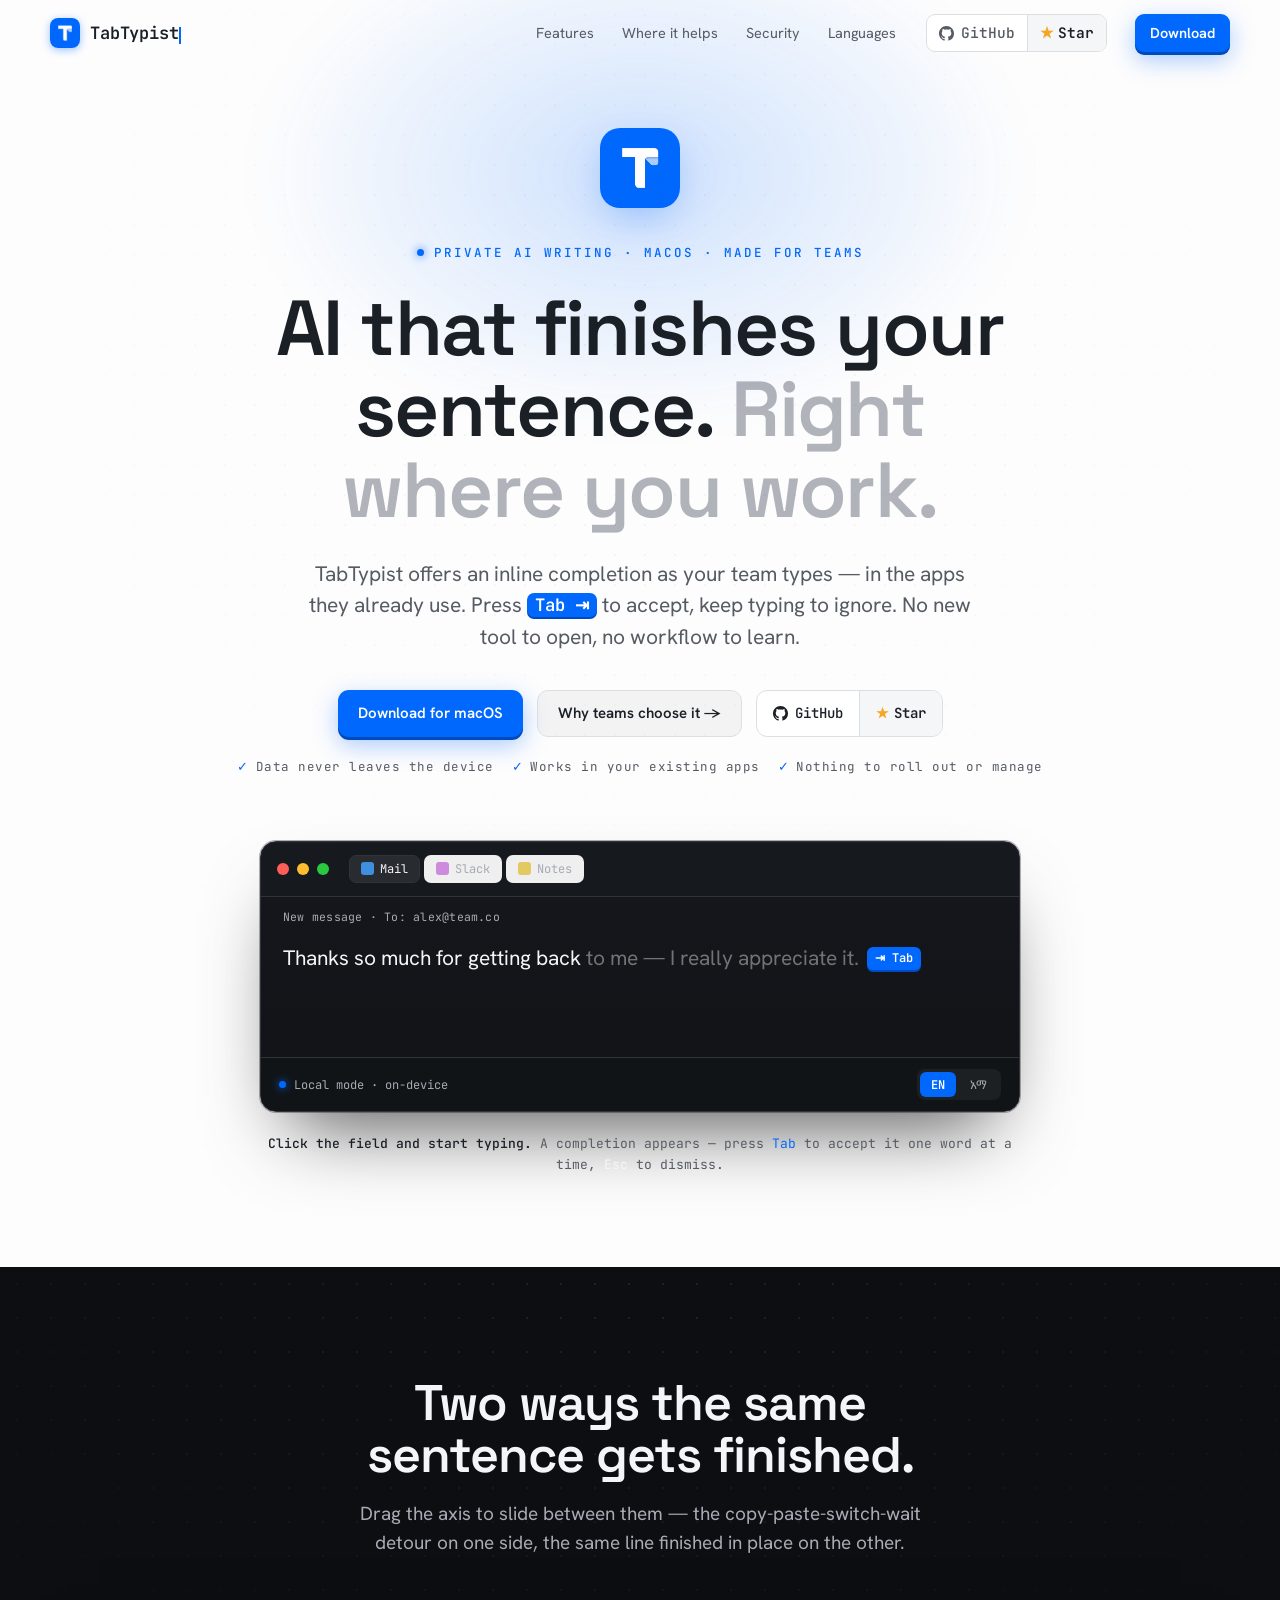
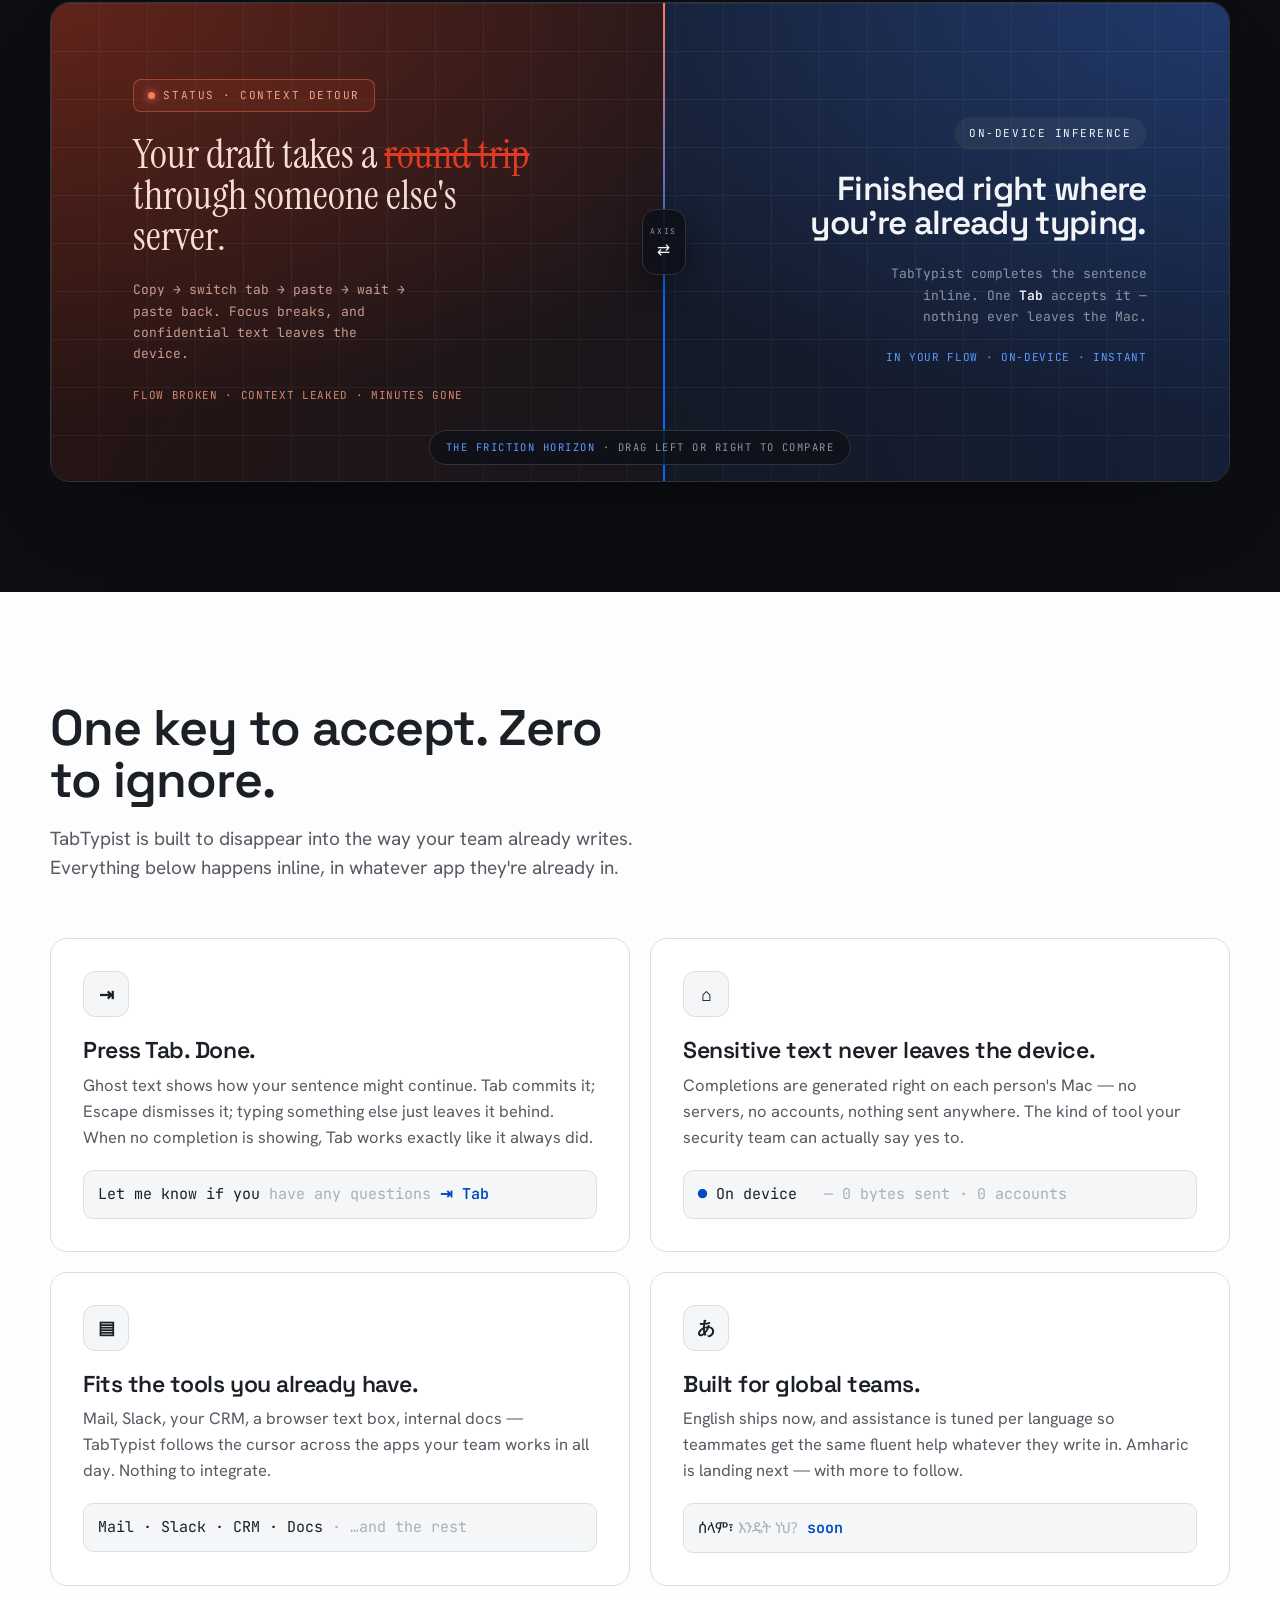
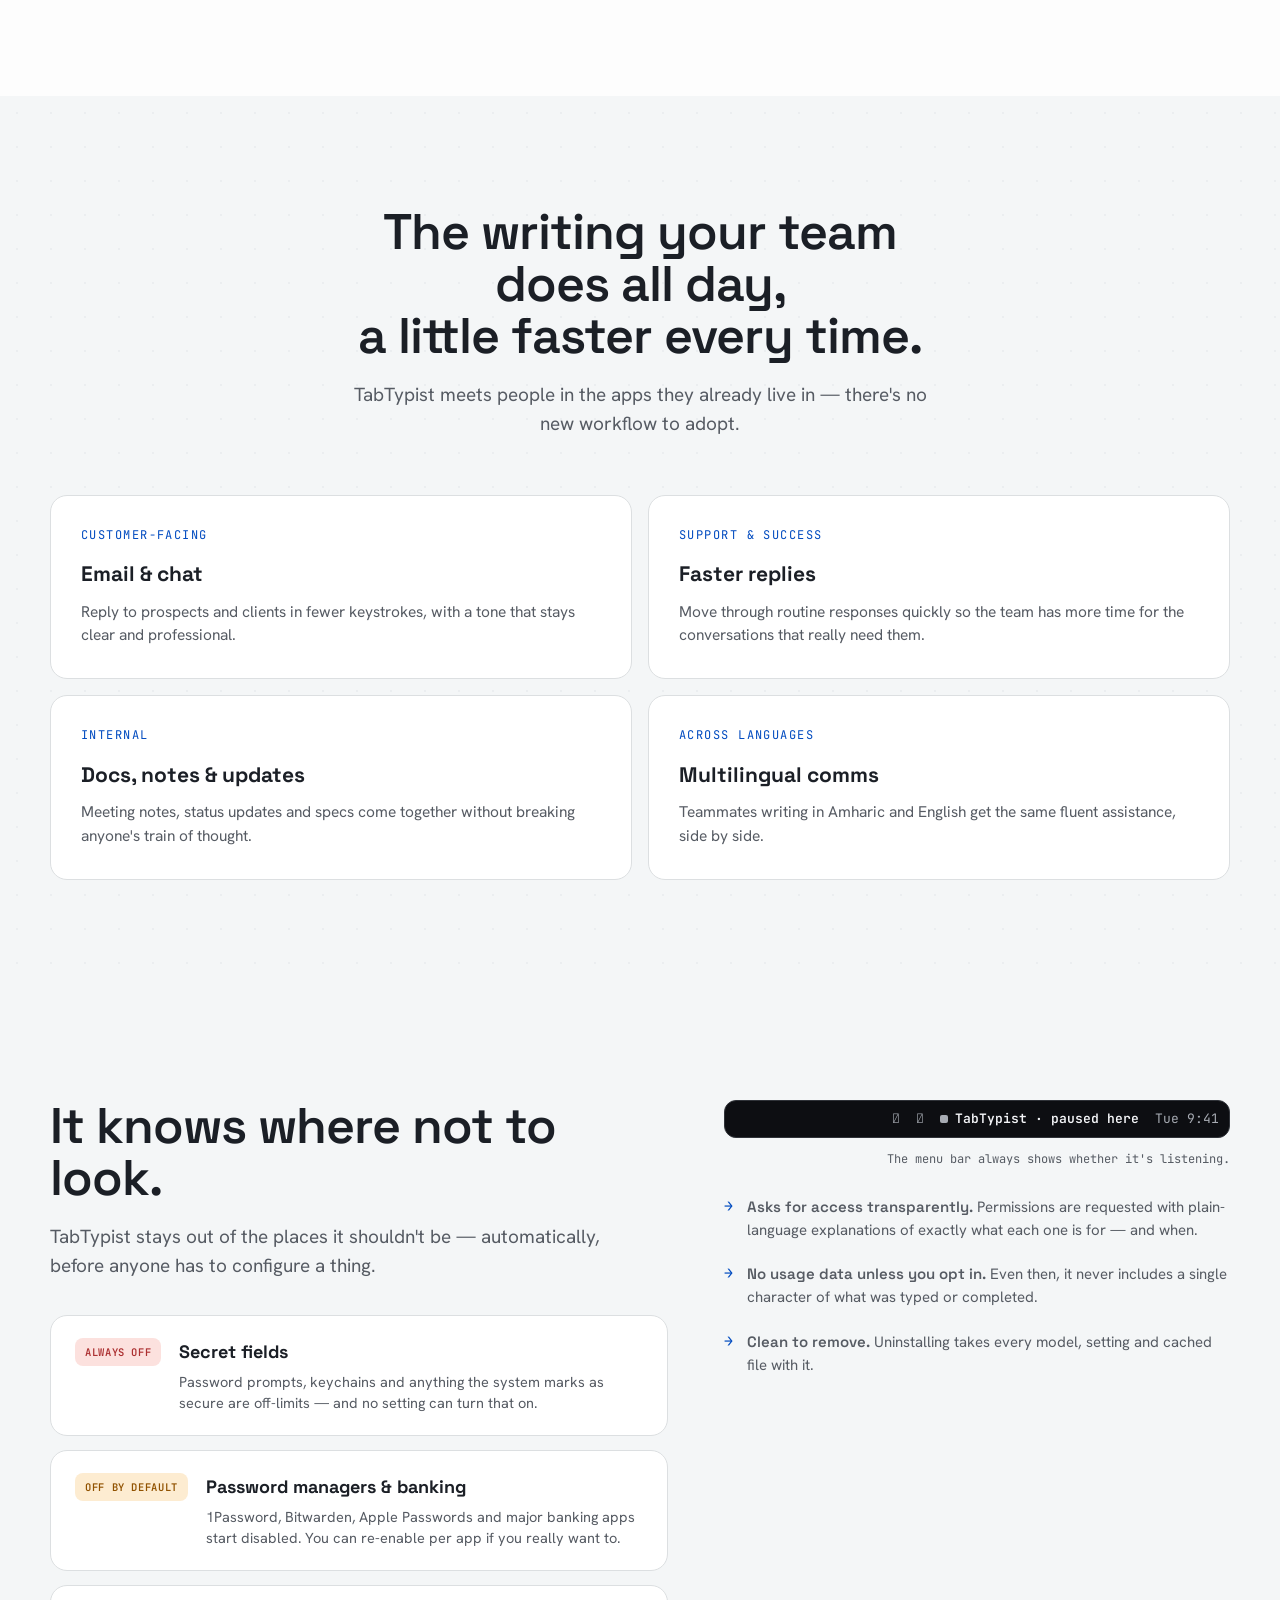
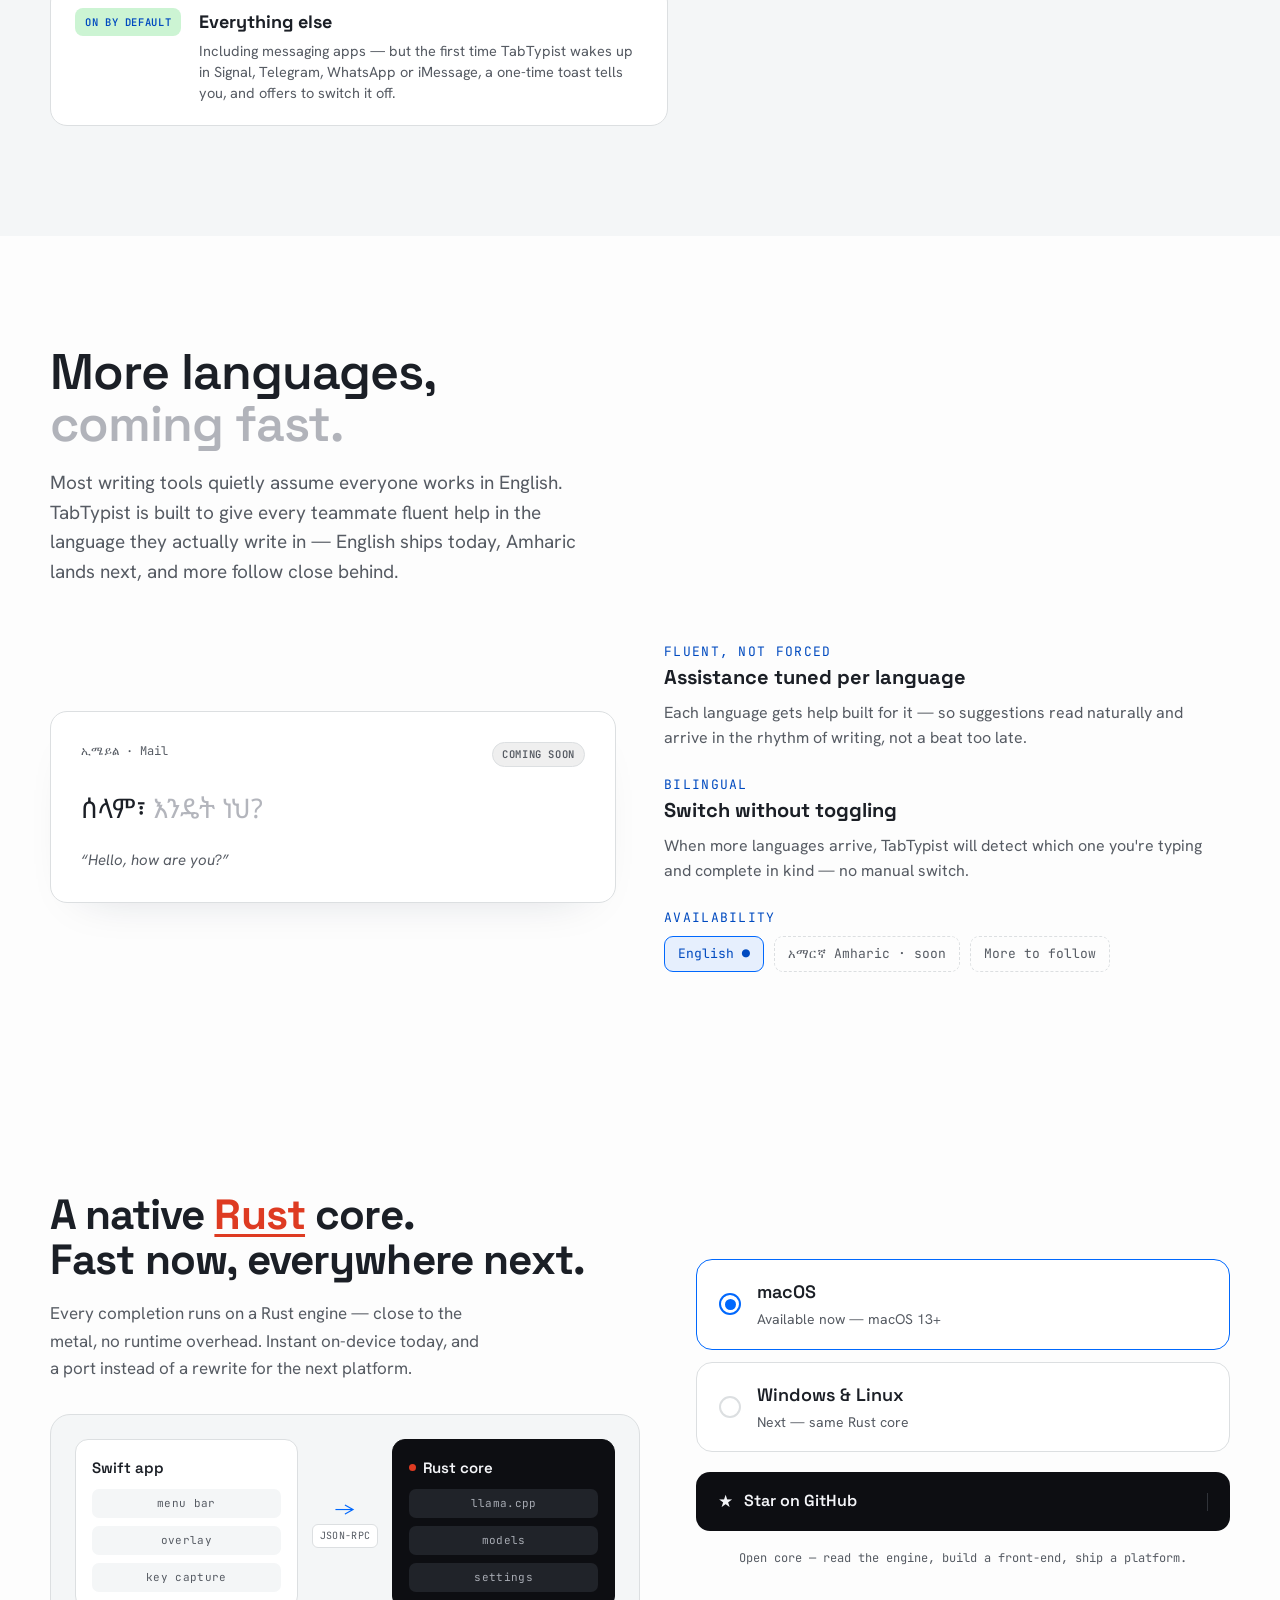
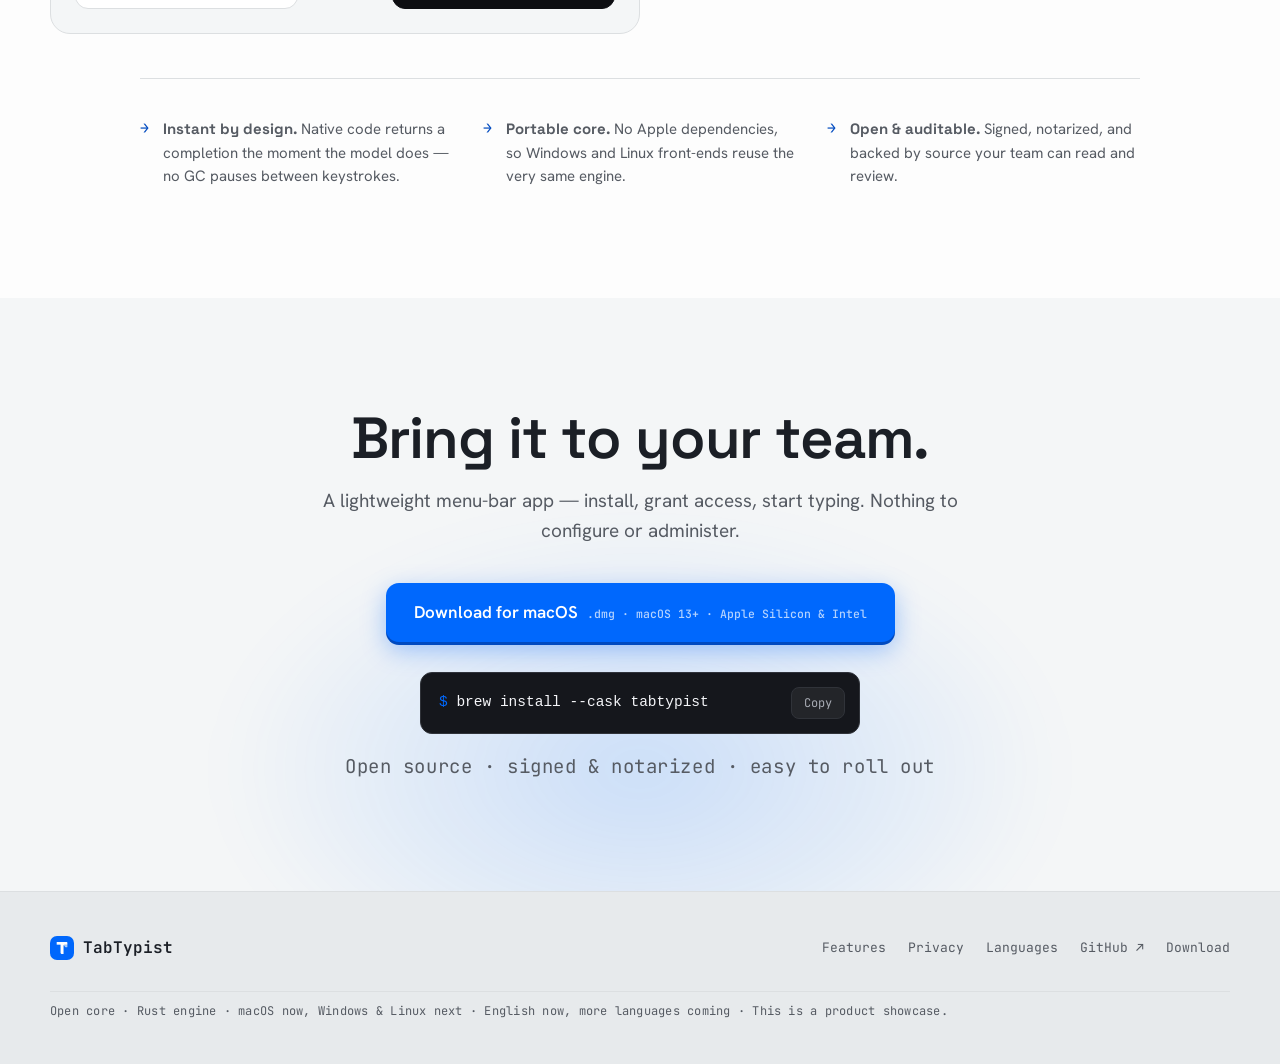
<file: site/index.html>
<!DOCTYPE html>
<html lang="en">
<head>
<meta charset="UTF-8" />
<meta name="viewport" content="width=device-width, initial-scale=1.0" />
<title>TabTypist — AI that finishes your sentence, right where you type</title>
<link rel="icon" type="image/png" sizes="128x128" href="assets/favicon.png" />
<link rel="apple-touch-icon" href="assets/favicon.png" />
<link rel="preconnect" href="https://fonts.googleapis.com" />
<link rel="preconnect" href="https://fonts.gstatic.com" crossorigin />
<link href="https://fonts.googleapis.com/css2?family=Space+Grotesk:wght@400;500;600;700&family=Hanken+Grotesk:wght@400;500;600;700&family=JetBrains+Mono:wght@400;500;600&family=Instrument+Serif:ital@0;1&family=Noto+Sans+Ethiopic:wght@400;500;600&display=swap" rel="stylesheet" />
<link rel="stylesheet" href="styles.css" />
</head>
<body data-theme="pure">

<!-- ============ NAV ============ -->
<nav class="nav" id="nav">
  <div class="wrap">
    <a class="brand" href="#top">
      <img class="nav-logo" src="assets/logo.png" alt="TabTypist" />
      <span class="b-solid">Tab</span><span class="b-ghost" id="brandGhost">Typist</span><span class="b-caret"></span>
    </a>
    <div class="nav-links">
      <a href="#features">Features</a>
      <a href="#use-cases">Where it helps</a>
      <a href="#privacy">Security</a>
      <a href="#languages">Languages</a>
      <a class="nav-gh" href="https://github.com/mmexploit/TabTypist" target="_blank" rel="noopener" aria-label="TabTypist on GitHub">
        <span class="gh-l"><svg class="gh-mark" viewBox="0 0 16 16" fill="currentColor" aria-hidden="true"><path d="M8 0C3.58 0 0 3.58 0 8c0 3.54 2.29 6.53 5.47 7.59.4.07.55-.17.55-.38 0-.19-.01-.82-.01-1.49-2.01.37-2.53-.49-2.69-.94-.09-.23-.48-.94-.82-1.13-.28-.15-.68-.52-.01-.53.63-.01 1.08.58 1.23.82.72 1.21 1.87.87 2.33.66.07-.52.28-.87.51-1.07-1.78-.2-3.64-.89-3.64-3.95 0-.87.31-1.59.82-2.15-.08-.2-.36-1.02.08-2.12 0 0 .67-.21 2.2.82.64-.18 1.32-.27 2-.27.68 0 1.36.09 2 .27 1.53-1.04 2.2-.82 2.2-.82.44 1.1.16 1.92.08 2.12.51.56.82 1.27.82 2.15 0 3.07-1.87 3.75-3.65 3.95.29.25.54.73.54 1.48 0 1.07-.01 1.93-.01 2.2 0 .21.15.46.55.38A8.013 8.013 0 0 0 16 8c0-4.42-3.58-8-8-8z"/></svg>GitHub</span>
        <span class="gh-c"><span class="st">★</span>Star</span>
      </a>
      <a class="nav-dl btn btn-acc btn-sm dmg-link js-download" href="https://github.com/mmexploit/TabTypist/releases/latest/download/TabTypist.dmg">Download</a>
    </div>
  </div>
</nav>

<!-- ============ HERO ============ -->
<header class="hero" id="top" data-screen-label="Hero">
  <div class="wrap">
    <img class="hero-logo" src="assets/logo.png" alt="TabTypist" />
    <span class="eyebrow hero-eyebrow"><span class="dot"></span>Private AI writing · macOS · made for teams</span>
    <h1>AI that finishes your sentence. <span class="ghosty">Right where you work.</span></h1>
    <p class="lede">TabTypist offers an inline completion as your team types — in the apps they already use. Press <span class="kbd acc">Tab&nbsp;⇥</span> to accept, keep typing to ignore. No new tool to open, no workflow to learn.</p>
    <div class="hero-ctas">
      <a class="btn btn-acc js-download" href="https://github.com/mmexploit/TabTypist/releases/latest/download/TabTypist.dmg">Download for macOS</a>
      <a class="btn btn-ghost-d" href="#why">Why teams choose it →</a>
      <a class="hero-gh" href="https://github.com/mmexploit/TabTypist" target="_blank" rel="noopener">
        <span class="gh-l"><svg class="gh-mark" viewBox="0 0 16 16" fill="currentColor" aria-hidden="true"><path d="M8 0C3.58 0 0 3.58 0 8c0 3.54 2.29 6.53 5.47 7.59.4.07.55-.17.55-.38 0-.19-.01-.82-.01-1.49-2.01.37-2.53-.49-2.69-.94-.09-.23-.48-.94-.82-1.13-.28-.15-.68-.52-.01-.53.63-.01 1.08.58 1.23.82.72 1.21 1.87.87 2.33.66.07-.52.28-.87.51-1.07-1.78-.2-3.64-.89-3.64-3.95 0-.87.31-1.59.82-2.15-.08-.2-.36-1.02.08-2.12 0 0 .67-.21 2.2.82.64-.18 1.32-.27 2-.27.68 0 1.36.09 2 .27 1.53-1.04 2.2-.82 2.2-.82.44 1.1.16 1.92.08 2.12.51.56.82 1.27.82 2.15 0 3.07-1.87 3.75-3.65 3.95.29.25.54.73.54 1.48 0 1.07-.01 1.93-.01 2.2 0 .21.15.46.55.38A8.013 8.013 0 0 0 16 8c0-4.42-3.58-8-8-8z"/></svg>GitHub</span>
        <span class="gh-c"><span class="st">★</span>Star</span>
      </a>
    </div>
    <p class="hero-note">
      <span><span class="tick">✓</span> Data never leaves the device</span>
      <span><span class="tick">✓</span> Works in your existing apps</span>
      <span><span class="tick">✓</span> Nothing to roll out or manage</span>
    </p>

    <!-- interactive demo -->
    <div class="demo-shell reveal" id="demoShell">
      <div class="win">
        <div class="win-bar">
          <span class="traffic"><i class="r"></i><i class="y"></i><i class="g"></i></span>
          <div class="win-tabs" id="winTabs">
            <button class="win-tab active" data-app="mail"><span class="glyph"></span>Mail</button>
            <button class="win-tab" data-app="slack"><span class="glyph"></span>Slack</button>
            <button class="win-tab" data-app="notes"><span class="glyph"></span>Notes</button>
          </div>
        </div>
        <div class="field-meta"><span class="to" id="fieldTo">New message · To: alex@team.co</span></div>
        <div class="field" id="field" tabindex="0" role="textbox" aria-label="Try typing here"></div>
        <div class="win-foot">
          <span class="mode"><span class="live"></span>Local mode · on-device</span>
          <div class="lang-toggle" id="langToggle">
            <button class="active" data-lang="en">EN</button>
            <button class="eth" data-lang="am">አማ</button>
          </div>
        </div>
      </div>
      <p class="demo-hint" id="demoHint"><b>Click the field and start typing.</b> A completion appears — press <span style="color:var(--acc)">Tab</span> to accept it one word at a time, <span style="color:var(--on-dark)">Esc</span> to dismiss.</p>
    </div>
  </div>
</header>

<!-- ============ WHY / FRICTION HORIZON ============ -->
<section class="band workflow" id="why" data-screen-label="Why">
  <div class="wrap">
    <div class="sec-head center reveal">
      <h2>Two ways the same sentence gets finished.</h2>
      <p>Drag the axis to slide between them — the copy-paste-switch-wait detour on one side, the same line finished in place on the other.</p>
    </div>

    <div class="horizon reveal" id="horizon" style="--split:52">
      <!-- LEFT — the detour (status quo) -->
      <div class="layer vortex">
        <div class="poster poster-l">
          <div class="hz-in">
            <span class="hz-pill bad"><span class="pdot"></span>Status · Context Detour</span>
            <h3 class="hz-head serif">Your draft takes a <span class="strike">round&nbsp;trip</span> through someone else's server.</h3>
            <p class="hz-sub">Copy → switch tab → paste → wait → paste&nbsp;back. Focus breaks, and confidential text leaves the device.</p>
            <span class="hz-foot bad">Flow broken · context leaked · minutes gone</span>
          </div>
        </div>
      </div>
      <!-- RIGHT — on-device flow -->
      <div class="layer flow">
        <div class="poster poster-r">
          <div class="hz-in">
            <span class="hz-pill good">On-device Inference</span>
            <h3 class="hz-head">Finished right where you're already typing.</h3>
            <p class="hz-sub">TabTypist completes the sentence inline. One <b>Tab</b> accepts it — nothing ever leaves the Mac.</p>
            <span class="hz-foot good">In your flow · on-device · instant</span>
          </div>
        </div>
      </div>
      <!-- divider — The Friction Horizon -->
      <div class="horizon-bar" id="horizonBar" role="slider" aria-label="The Friction Horizon" aria-valuemin="0" aria-valuemax="100" aria-valuenow="52" tabindex="0">
        <span class="hb-grip"><span class="hb-axis">AXIS</span><span class="hb-arrows">⇄</span></span>
      </div>
      <span class="hz-hint"><span class="ax">The Friction Horizon</span> · drag left or right to compare</span>
    </div>
  </div>
</section>

<!-- ============ FEATURES ============ -->
<section class="band features" id="features" data-screen-label="Features">
  <div class="wrap">
    <div class="sec-head reveal">
      <h2>One key to accept. Zero to ignore.</h2>
      <p>TabTypist is built to disappear into the way your team already writes. Everything below happens inline, in whatever app they're already in.</p>
    </div>
    <div class="feat-grid">
      <div class="feat reveal">
        <div class="ic">⇥</div>
        <h3>Press Tab. Done.</h3>
        <p>Ghost text shows how your sentence might continue. Tab commits it; Escape dismisses it; typing something else just leaves it behind. When no completion is showing, Tab works exactly like it always did.</p>
        <div class="demo-line">Let me know if you <span class="g">have any questions</span> <span class="acc">⇥ Tab</span></div>
      </div>
      <div class="feat reveal d1">
        <div class="ic">⌂</div>
        <h3>Sensitive text never leaves the device.</h3>
        <p>Completions are generated right on each person's Mac — no servers, no accounts, nothing sent anywhere. The kind of tool your security team can actually say yes to.</p>
        <div class="demo-line"><span class="acc">●</span> On device &nbsp; <span class="g">— 0 bytes sent · 0 accounts</span></div>
      </div>
      <div class="feat reveal d2">
        <div class="ic">▤</div>
        <h3>Fits the tools you already have.</h3>
        <p>Mail, Slack, your CRM, a browser text box, internal docs — TabTypist follows the cursor across the apps your team works in all day. Nothing to integrate.</p>
        <div class="demo-line">Mail · Slack · CRM · Docs <span class="g">· …and the rest</span></div>
      </div>
      <div class="feat reveal d3">
        <div class="ic">あ</div>
        <h3>Built for global teams.</h3>
        <p>English ships now, and assistance is tuned per language so teammates get the same fluent help whatever they write in. Amharic is landing next — with more to follow.</p>
        <div class="demo-line eth-line"><span style="font-family:var(--f-eth)">ሰላም፣ <span class="g">እንዴት ነህ?</span></span> <span class="acc">soon</span></div>
      </div>
    </div>
  </div>
</section>

<!-- ============ WHERE IT HELPS ============ -->
<section class="band how" id="use-cases" data-screen-label="Where it helps">
  <div class="wrap">
    <div class="sec-head center reveal">
      <h2>The writing your team does all day,<br />a little faster every time.</h2>
      <p>TabTypist meets people in the apps they already live in — there's no new workflow to adopt.</p>
    </div>
    <div class="use-grid">
      <div class="use-card reveal">
        <div class="tag">Customer-facing</div>
        <h4>Email &amp; chat</h4>
        <p>Reply to prospects and clients in fewer keystrokes, with a tone that stays clear and professional.</p>
      </div>
      <div class="use-card reveal d1">
        <div class="tag">Support &amp; success</div>
        <h4>Faster replies</h4>
        <p>Move through routine responses quickly so the team has more time for the conversations that really need them.</p>
      </div>
      <div class="use-card reveal d2">
        <div class="tag">Internal</div>
        <h4>Docs, notes &amp; updates</h4>
        <p>Meeting notes, status updates and specs come together without breaking anyone's train of thought.</p>
      </div>
      <div class="use-card reveal d3">
        <div class="tag">Across languages</div>
        <h4>Multilingual comms</h4>
        <p>Teammates writing in Amharic and English get the same fluent assistance, side by side.</p>
      </div>
    </div>
  </div>
</section>

<!-- ============ PRIVACY ============ -->
<section class="band privacy" id="privacy" data-screen-label="Privacy">
  <div class="wrap">
    <div class="layout">
      <div>
        <div class="sec-head reveal" style="margin-bottom:34px">
          <h2>It knows where not to look.</h2>
          <p>TabTypist stays out of the places it shouldn't be — automatically, before anyone has to configure a thing.</p>
        </div>
        <div class="tiers">
          <div class="tier off reveal">
            <span class="badge">Always off</span>
            <div>
              <h4>Secret fields</h4>
              <p>Password prompts, keychains and anything the system marks as secure are off-limits — and no setting can turn that on.</p>
            </div>
          </div>
          <div class="tier maybe reveal d1">
            <span class="badge">Off by default</span>
            <div>
              <h4>Password managers &amp; banking</h4>
              <p>1Password, Bitwarden, Apple Passwords and major banking apps start disabled. You can re-enable per app if you really want to.</p>
            </div>
          </div>
          <div class="tier on reveal d2">
            <span class="badge">On by default</span>
            <div>
              <h4>Everything else</h4>
              <p>Including messaging apps — but the first time TabTypist wakes up in Signal, Telegram, WhatsApp or iMessage, a one-time toast tells you, and offers to switch it off.</p>
            </div>
          </div>
        </div>
      </div>

      <aside class="privacy-side reveal d1">
        <div class="menubar">
          <span class="mb-ic">􀊫</span>
          <span class="mb-ic">􀙇</span>
          <span class="mb-tt"><span class="paused"></span>TabTypist · paused here</span>
          <span class="clock">Tue 9:41</span>
        </div>
        <p class="mb-cap">The menu bar always shows whether it's listening.</p>

        <ul class="trust-list">
          <li><span class="tk">→</span><span><b>Asks for access transparently.</b> Permissions are requested with plain-language explanations of exactly what each one is for — and when.</span></li>
          <li><span class="tk">→</span><span><b>No usage data unless you opt in.</b> Even then, it never includes a single character of what was typed or completed.</span></li>
          <li><span class="tk">→</span><span><b>Clean to remove.</b> Uninstalling takes every model, setting and cached file with it.</span></li>
        </ul>
      </aside>
    </div>
  </div>
</section>

<!-- ============ LANGUAGES ============ -->
<section class="band langs" id="languages" data-screen-label="Languages">
  <div class="wrap">
    <div class="sec-head reveal" style="max-width:54ch">
      <h2>More languages, <span class="ghosty-h">coming fast.</span></h2>
      <p>Most writing tools quietly assume everyone works in English. TabTypist is built to give every teammate fluent help in the language they actually write in — English ships today, Amharic lands next, and more follow close behind.</p>
    </div>
    <div class="lang-layout">
      <div class="amh-card reveal">
        <div class="lbl"><span>ኢሜይል · Mail</span><span id="amhTag" class="badge-soon">Coming soon</span></div>
        <div class="amh-line" id="amhLine"></div>
        <p class="amh-trans" id="amhTrans">“Hello, how are you?”</p>
      </div>
      <div class="lang-points reveal d1">
        <div class="lang-point">
          <div class="num">FLUENT, NOT FORCED</div>
          <h4>Assistance tuned per language</h4>
          <p>Each language gets help built for it — so suggestions read naturally and arrive in the rhythm of writing, not a beat too late.</p>
        </div>
        <div class="lang-point">
          <div class="num">BILINGUAL</div>
          <h4>Switch without toggling</h4>
          <p>When more languages arrive, TabTypist will detect which one you're typing and complete in kind — no manual switch.</p>
        </div>
        <div class="lang-point">
          <div class="num">AVAILABILITY</div>
          <div class="lang-row">
            <span class="lang-chip live">English ●</span>
            <span class="lang-chip soon">አማርኛ Amharic · soon</span>
            <span class="lang-chip soon">More to follow</span>
          </div>
        </div>
      </div>
    </div>
  </div>
</section>

<!-- ============ OPEN SOURCE ============ -->
<section class="band oss" id="open-source" data-screen-label="Open source">
  <div class="wrap">
    <div class="core-grid">
      <div class="core-main reveal">
        <h2>A native <span class="rust-hl">Rust</span> core.<br />Fast now, everywhere next.</h2>
        <p class="core-lede">Every completion runs on a Rust engine — close to the metal, no runtime overhead. Instant on-device today, and a port instead of a rewrite for the next platform.</p>
        <div class="arch2">
          <div class="a2-box">
            <span class="a2-h">Swift app</span>
            <span class="a2-chip">menu bar</span>
            <span class="a2-chip">overlay</span>
            <span class="a2-chip">key capture</span>
          </div>
          <div class="a2-link">
            <span class="a2-arrow">→</span>
            <span class="a2-lab">JSON-RPC</span>
          </div>
          <div class="a2-box dark">
            <span class="a2-h"><span class="a2-dot"></span>Rust core</span>
            <span class="a2-chip">llama.cpp</span>
            <span class="a2-chip">models</span>
            <span class="a2-chip">settings</span>
          </div>
        </div>
      </div>
      <aside class="core-side reveal d1">
        <div class="plat">
          <div class="plat-row active">
            <span class="plat-dot"></span>
            <span class="plat-txt"><b>macOS</b><span>Available now — macOS 13+</span></span>
          </div>
          <div class="plat-row">
            <span class="plat-dot"></span>
            <span class="plat-txt"><b>Windows &amp; Linux</b><span>Next — same Rust core</span></span>
          </div>
        </div>
        <a class="gh-star" href="https://github.com/mmexploit/TabTypist" target="_blank" rel="noopener">
          <span class="ghs-mark">★</span>
          <span class="ghs-txt">Star on GitHub</span>
          <span class="ghs-div"></span>
        </a>
        <p class="gh-note">Open core — read the engine, build a front-end, ship a platform.</p>
      </aside>
    </div>
    <div class="oss-points oss-row">
      <div class="oss-point reveal"><span class="tk">→</span><span><b>Instant by design.</b> Native code returns a completion the moment the model does — no GC pauses between keystrokes.</span></div>
      <div class="oss-point reveal d1"><span class="tk">→</span><span><b>Portable core.</b> No Apple dependencies, so Windows and Linux front-ends reuse the very same engine.</span></div>
      <div class="oss-point reveal d2"><span class="tk">→</span><span><b>Open &amp; auditable.</b> Signed, notarized, and backed by source your team can read and review.</span></div>
    </div>
  </div>
</section>

<!-- ============ DOWNLOAD ============ -->
<section class="band download" id="download" data-screen-label="Download">
  <div class="wrap">
    <div class="dl-inner reveal">
      <h2>Bring it to your team.</h2>
      <p>A lightweight menu-bar app — install, grant access, start typing. Nothing to configure or administer.</p>
      <div class="dl-ctas">
        <a class="btn btn-acc dl-big js-download" href="https://github.com/mmexploit/TabTypist/releases/latest/download/TabTypist.dmg" id="dmgBtn">Download for macOS<span class="sub">.dmg · macOS 13+ · Apple Silicon &amp; Intel</span></a>
      </div>
      <div class="brew">
        <code><span class="prompt">$</span> brew install --cask tabtypist</code>
        <button class="copy" id="brewCopy">Copy</button>
      </div>
      <p class="dl-fine">Open source · signed &amp; notarized · easy to roll out</p>
    </div>
  </div>
</section>

<!-- ============ FOOTER ============ -->
<footer class="foot">
  <div class="wrap">
    <span class="f-brand"><img class="foot-logo" src="assets/logo.png" alt="" />TabTypist</span>
    <div class="f-links">
      <a href="#features">Features</a>
      <a href="#privacy">Privacy</a>
      <a href="#languages">Languages</a>
      <a href="https://github.com/mmexploit/TabTypist" target="_blank" rel="noopener">GitHub ↗</a>
      <a href="#download">Download</a>
    </div>
    <p class="f-note">Open core · Rust engine · macOS now, Windows &amp; Linux next · English now, more languages coming · This is a product showcase.</p>
  </div>
</footer>

<template id="__bundler_thumbnail">
  <svg viewBox="0 0 100 100" xmlns="http://www.w3.org/2000/svg">
    <rect width="100" height="100" rx="22" fill="#0068FD"/>
    <text x="50" y="50" dominant-baseline="central" text-anchor="middle" font-family="Space Grotesk, sans-serif" font-size="56" font-weight="700" fill="#fff">T</text>
  </svg>
</template>
<!-- ============ DOWNLOAD EMAIL MODAL ============ -->
<div class="dl-modal" id="dlModal" aria-hidden="true" role="dialog" aria-modal="true" aria-labelledby="dlTitle">
  <div class="dl-card">
    <button class="dl-x" type="button" data-dl-close aria-label="Close">×</button>
    <h3 id="dlTitle">Get release notes</h3>
    <p class="dl-copy">Leave your email for update notes and new releases. It's optional — your download starts either way.</p>
    <form id="dlForm" novalidate>
      <input id="dlEmail" type="email" required placeholder="you@example.com" autocomplete="email" spellcheck="false" />
      <button class="btn btn-acc" type="submit">Email me &amp; download</button>
    </form>
    <button class="dl-skip" id="dlSkip" type="button">Skip and download</button>
    <p class="dl-priv">No spam — just TabTypist updates. Unsubscribe anytime.</p>
  </div>
</div>

<script src="demo.js"></script>
<script src="interactions.js"></script>
</body>
</html>
</file>
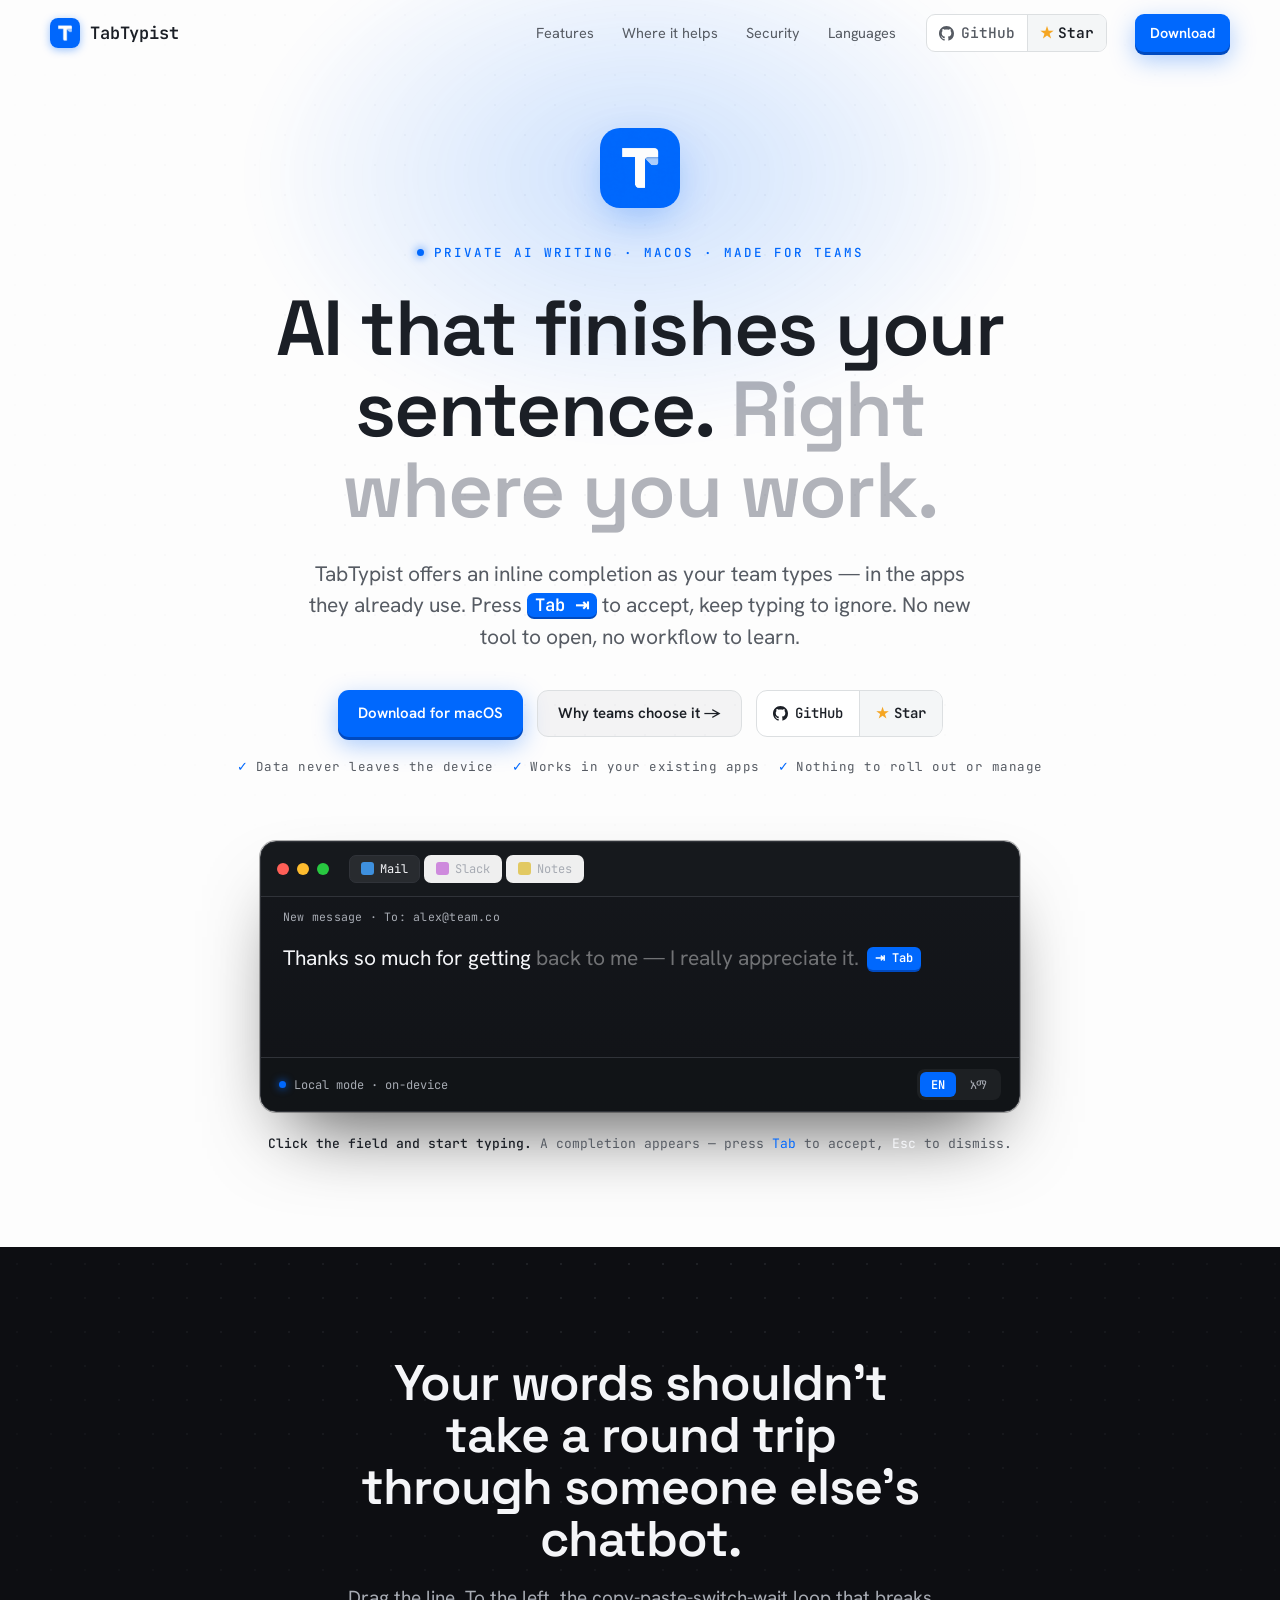
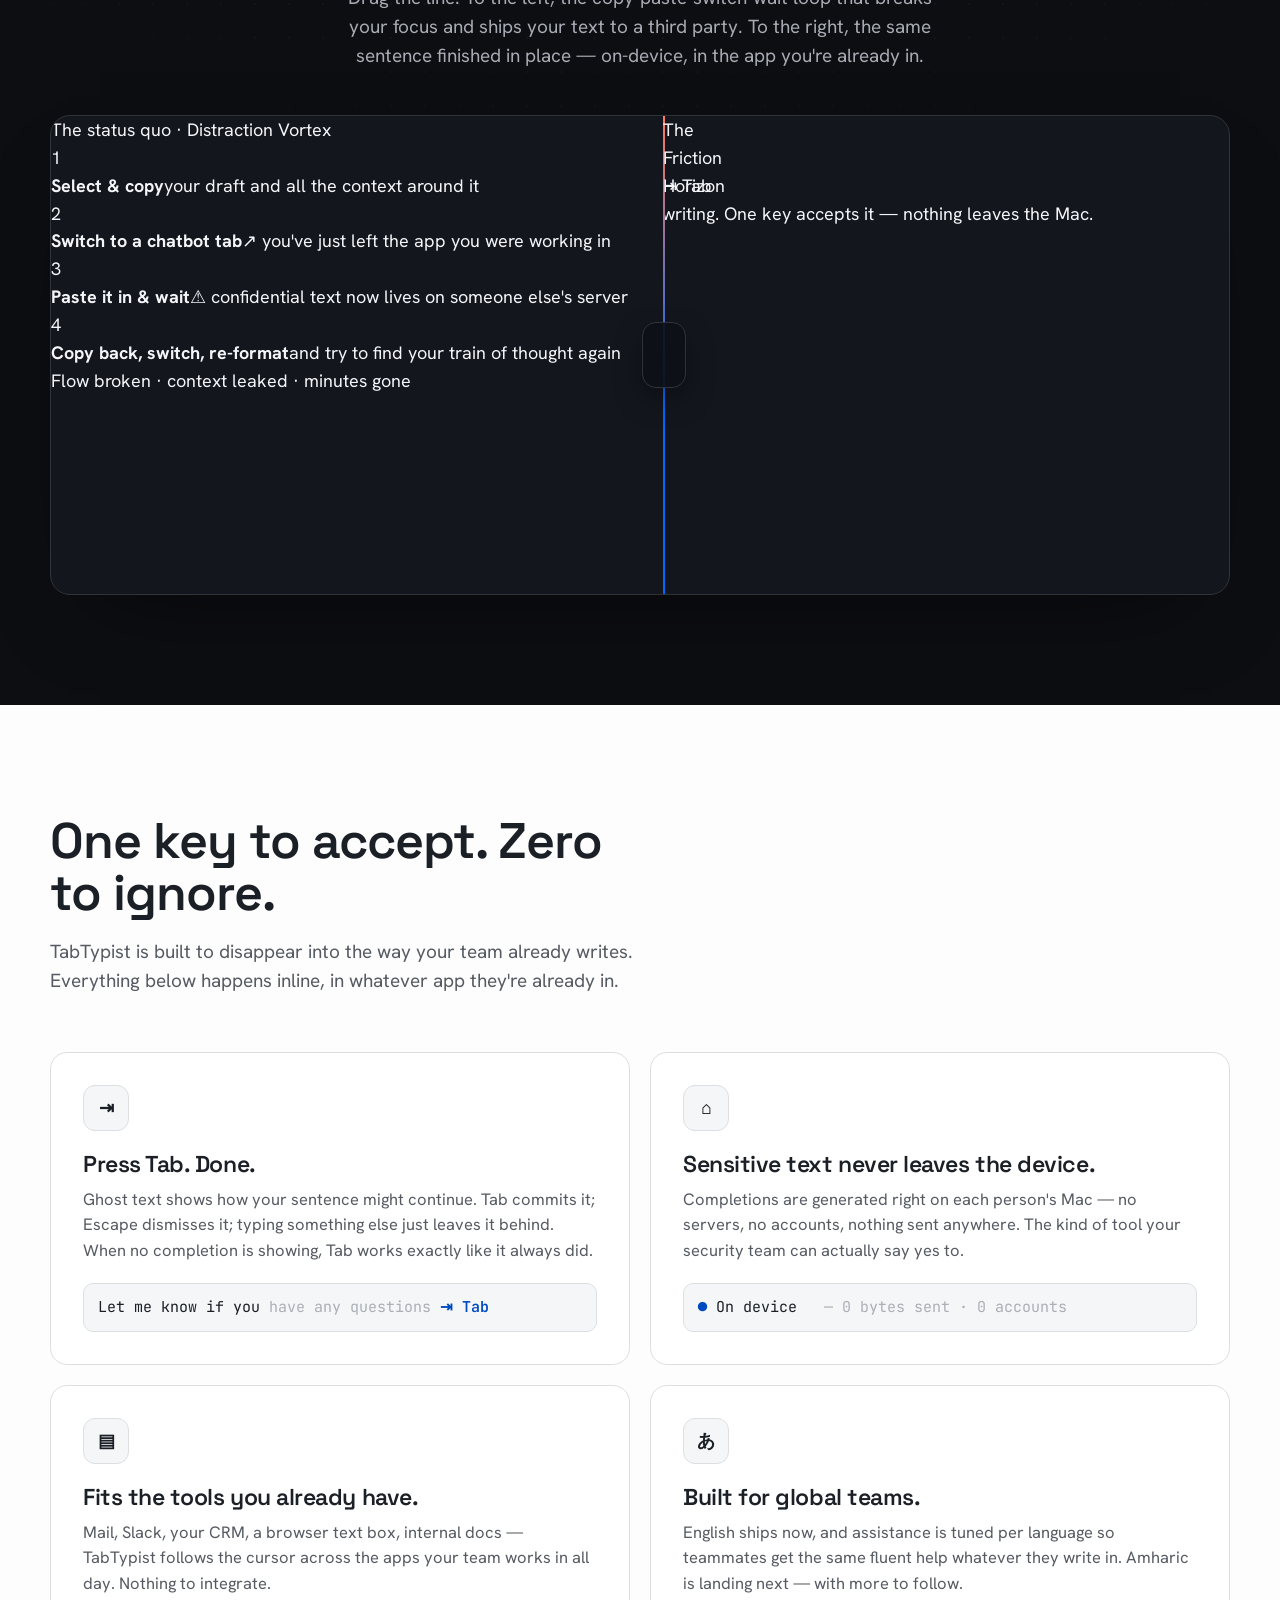
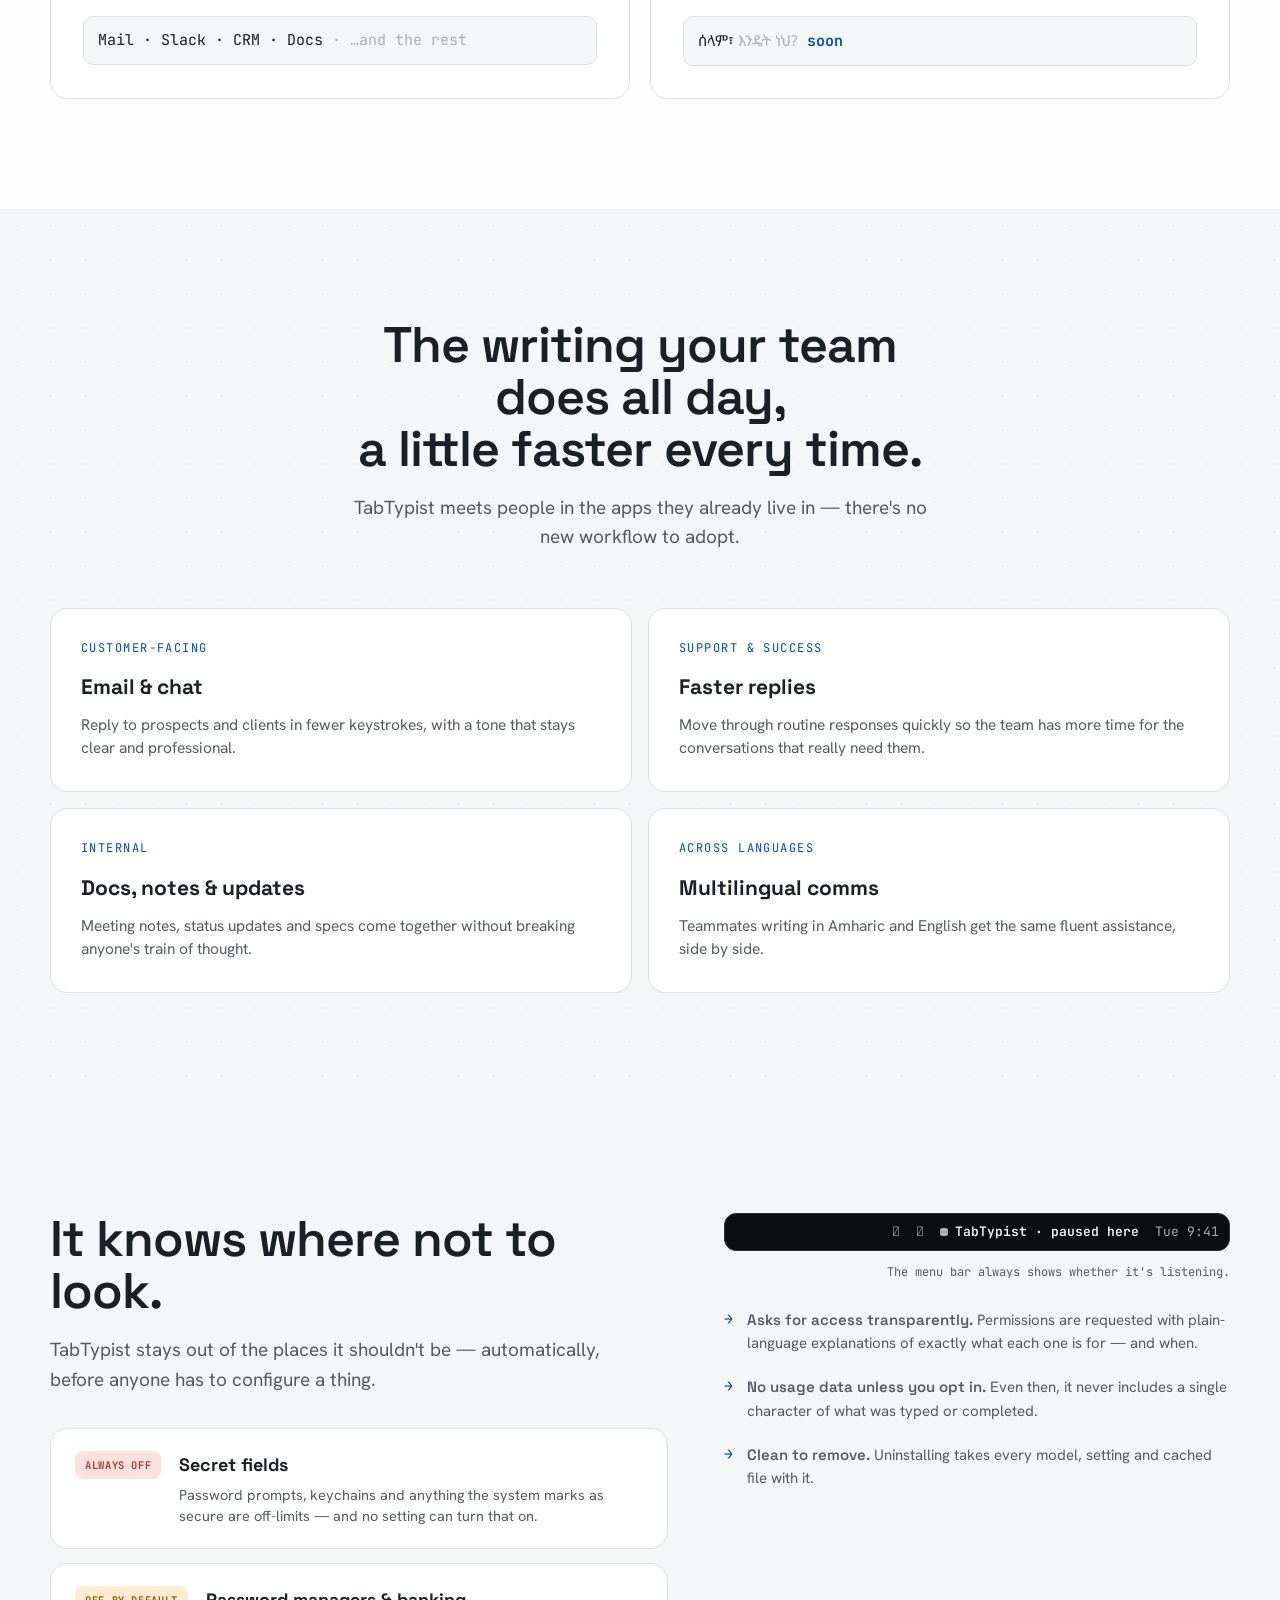
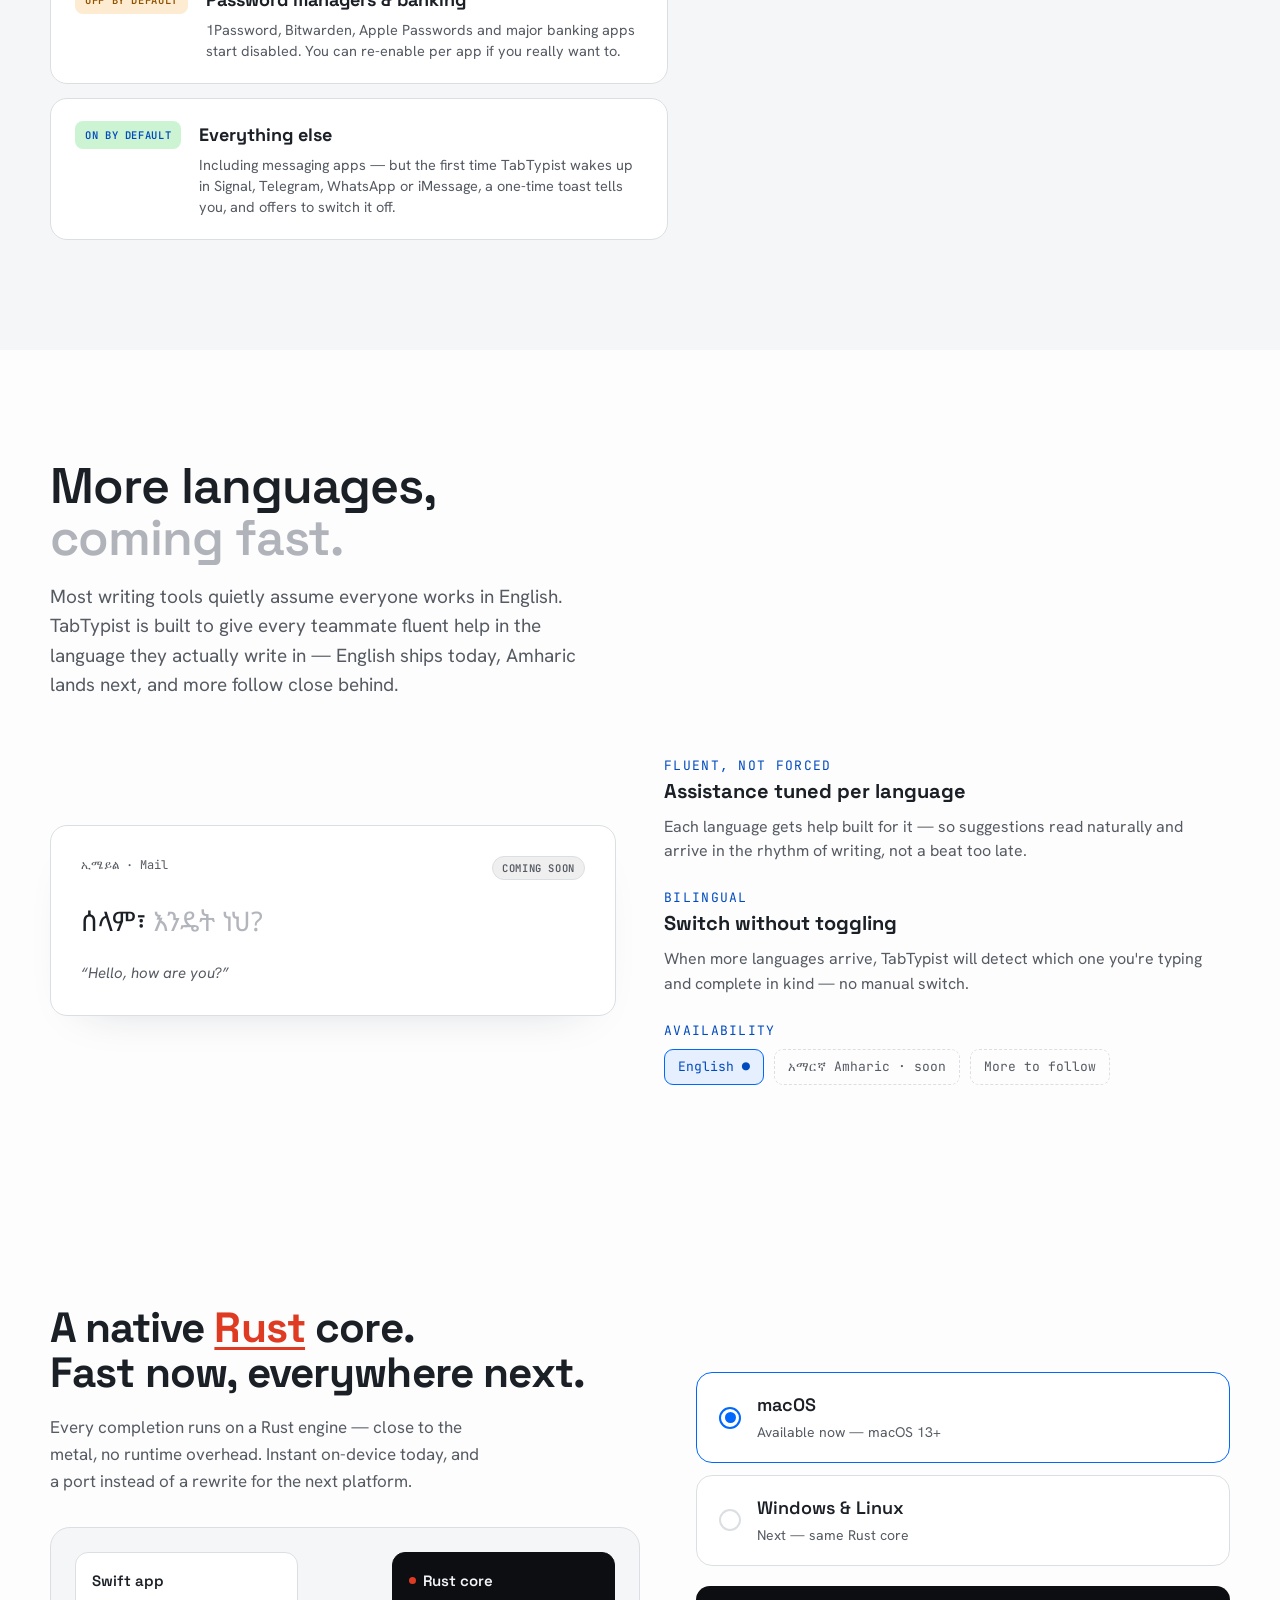
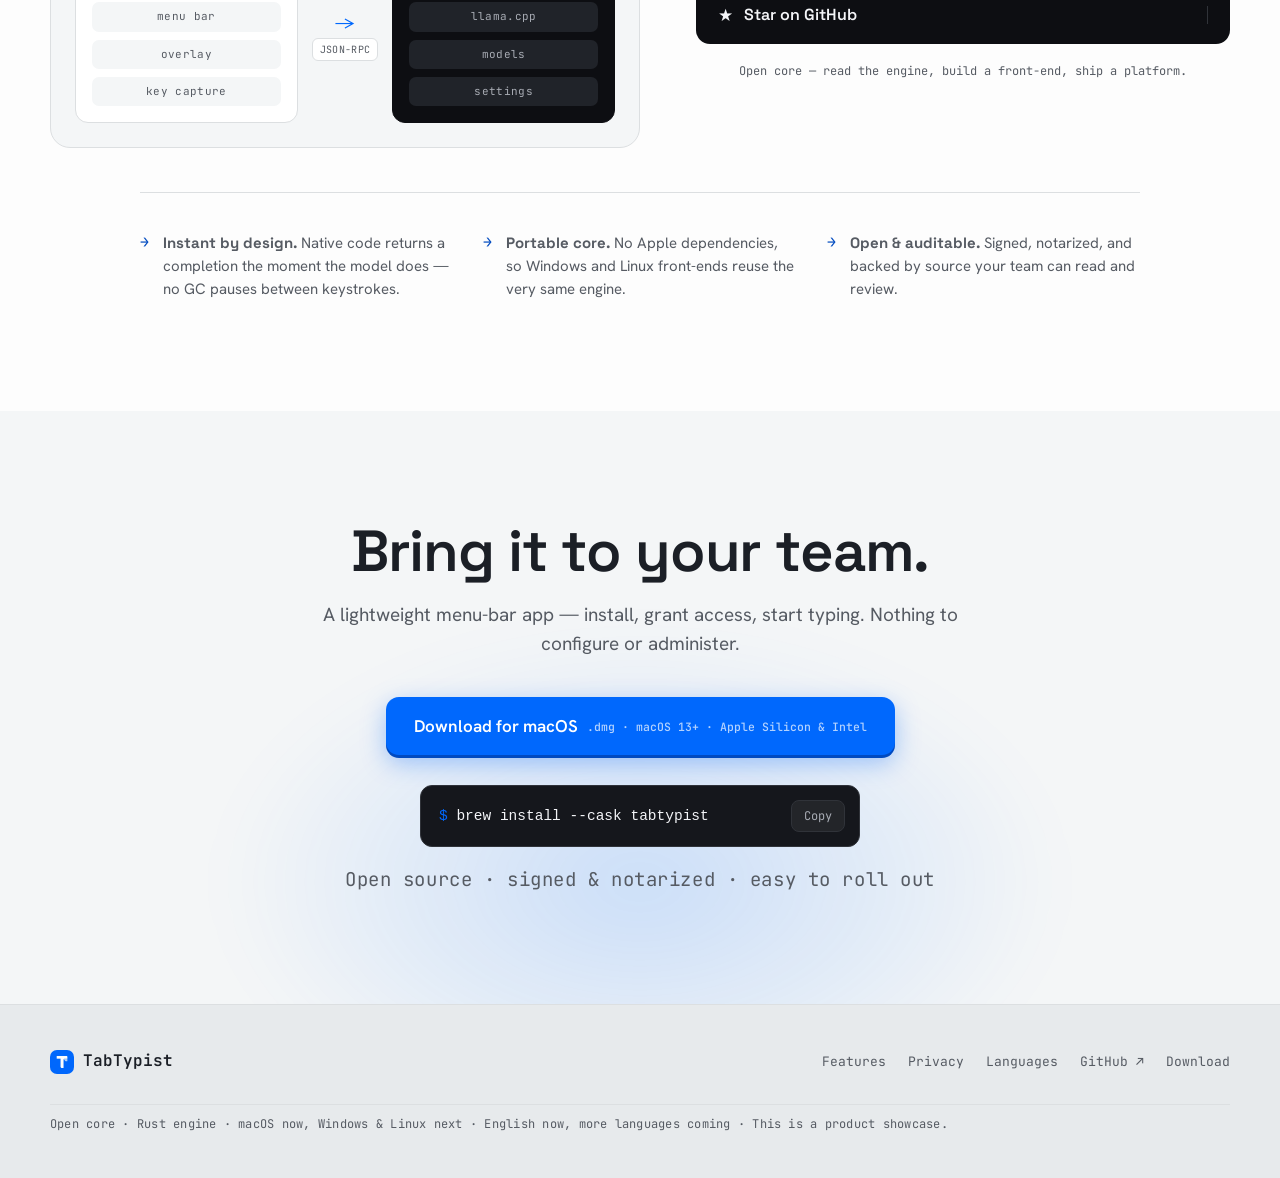
<file: site/index-print.html>
<!DOCTYPE html>
<html lang="en">
<head>
<meta charset="UTF-8" />
<meta name="viewport" content="width=device-width, initial-scale=1.0" />
<title>TabTypist — AI that finishes your sentence, right where you type</title>
<link rel="preconnect" href="https://fonts.googleapis.com" />
<link rel="preconnect" href="https://fonts.gstatic.com" crossorigin />
<link href="https://fonts.googleapis.com/css2?family=Space+Grotesk:wght@400;500;600;700&family=Hanken+Grotesk:wght@400;500;600;700&family=JetBrains+Mono:wght@400;500;600&family=Instrument+Serif:ital@0;1&family=Noto+Sans+Ethiopic:wght@400;500;600&display=swap" rel="stylesheet" />
<link rel="stylesheet" href="styles.css" />
</head>
<body data-theme="pure">

<!-- ============ NAV ============ -->
<nav class="nav" id="nav">
  <div class="wrap">
    <a class="brand" href="#top">
      <img class="nav-logo" src="assets/logo.png" alt="TabTypist" />
      <span class="b-solid">Tab</span><span class="b-ghost" id="brandGhost">Typist</span><span class="b-caret"></span>
    </a>
    <div class="nav-links">
      <a href="#features">Features</a>
      <a href="#use-cases">Where it helps</a>
      <a href="#privacy">Security</a>
      <a href="#languages">Languages</a>
      <a class="nav-gh" href="https://github.com/mmexploit/TabTypist" target="_blank" rel="noopener" aria-label="TabTypist on GitHub">
        <span class="gh-l"><svg class="gh-mark" viewBox="0 0 16 16" fill="currentColor" aria-hidden="true"><path d="M8 0C3.58 0 0 3.58 0 8c0 3.54 2.29 6.53 5.47 7.59.4.07.55-.17.55-.38 0-.19-.01-.82-.01-1.49-2.01.37-2.53-.49-2.69-.94-.09-.23-.48-.94-.82-1.13-.28-.15-.68-.52-.01-.53.63-.01 1.08.58 1.23.82.72 1.21 1.87.87 2.33.66.07-.52.28-.87.51-1.07-1.78-.2-3.64-.89-3.64-3.95 0-.87.31-1.59.82-2.15-.08-.2-.36-1.02.08-2.12 0 0 .67-.21 2.2.82.64-.18 1.32-.27 2-.27.68 0 1.36.09 2 .27 1.53-1.04 2.2-.82 2.2-.82.44 1.1.16 1.92.08 2.12.51.56.82 1.27.82 2.15 0 3.07-1.87 3.75-3.65 3.95.29.25.54.73.54 1.48 0 1.07-.01 1.93-.01 2.2 0 .21.15.46.55.38A8.013 8.013 0 0 0 16 8c0-4.42-3.58-8-8-8z"/></svg>GitHub</span>
        <span class="gh-c"><span class="st">★</span>Star</span>
      </a>
      <a class="nav-dl btn btn-acc btn-sm" href="#download">Download</a>
    </div>
  </div>
</nav>

<!-- ============ HERO ============ -->
<header class="hero" id="top" data-screen-label="Hero">
  <div class="wrap">
    <img class="hero-logo" src="assets/logo.png" alt="TabTypist" />
    <span class="eyebrow hero-eyebrow"><span class="dot"></span>Private AI writing · macOS · made for teams</span>
    <h1>AI that finishes your sentence. <span class="ghosty">Right where you work.</span></h1>
    <p class="lede">TabTypist offers an inline completion as your team types — in the apps they already use. Press <span class="kbd acc">Tab&nbsp;⇥</span> to accept, keep typing to ignore. No new tool to open, no workflow to learn.</p>
    <div class="hero-ctas">
      <a class="btn btn-acc" href="#download">Download for macOS</a>
      <a class="btn btn-ghost-d" href="#why">Why teams choose it →</a>
      <a class="hero-gh" href="https://github.com/mmexploit/TabTypist" target="_blank" rel="noopener">
        <span class="gh-l"><svg class="gh-mark" viewBox="0 0 16 16" fill="currentColor" aria-hidden="true"><path d="M8 0C3.58 0 0 3.58 0 8c0 3.54 2.29 6.53 5.47 7.59.4.07.55-.17.55-.38 0-.19-.01-.82-.01-1.49-2.01.37-2.53-.49-2.69-.94-.09-.23-.48-.94-.82-1.13-.28-.15-.68-.52-.01-.53.63-.01 1.08.58 1.23.82.72 1.21 1.87.87 2.33.66.07-.52.28-.87.51-1.07-1.78-.2-3.64-.89-3.64-3.95 0-.87.31-1.59.82-2.15-.08-.2-.36-1.02.08-2.12 0 0 .67-.21 2.2.82.64-.18 1.32-.27 2-.27.68 0 1.36.09 2 .27 1.53-1.04 2.2-.82 2.2-.82.44 1.1.16 1.92.08 2.12.51.56.82 1.27.82 2.15 0 3.07-1.87 3.75-3.65 3.95.29.25.54.73.54 1.48 0 1.07-.01 1.93-.01 2.2 0 .21.15.46.55.38A8.013 8.013 0 0 0 16 8c0-4.42-3.58-8-8-8z"/></svg>GitHub</span>
        <span class="gh-c"><span class="st">★</span>Star</span>
      </a>
    </div>
    <p class="hero-note">
      <span><span class="tick">✓</span> Data never leaves the device</span>
      <span><span class="tick">✓</span> Works in your existing apps</span>
      <span><span class="tick">✓</span> Nothing to roll out or manage</span>
    </p>

    <!-- interactive demo -->
    <div class="demo-shell reveal" id="demoShell">
      <div class="win">
        <div class="win-bar">
          <span class="traffic"><i class="r"></i><i class="y"></i><i class="g"></i></span>
          <div class="win-tabs" id="winTabs">
            <button class="win-tab active" data-app="mail"><span class="glyph"></span>Mail</button>
            <button class="win-tab" data-app="slack"><span class="glyph"></span>Slack</button>
            <button class="win-tab" data-app="notes"><span class="glyph"></span>Notes</button>
          </div>
        </div>
        <div class="field-meta"><span class="to" id="fieldTo">New message · To: alex@team.co</span></div>
        <div class="field" id="field" tabindex="0" role="textbox" aria-label="Try typing here"></div>
        <div class="win-foot">
          <span class="mode"><span class="live"></span>Local mode · on-device</span>
          <div class="lang-toggle" id="langToggle">
            <button class="active" data-lang="en">EN</button>
            <button class="eth" data-lang="am">አማ</button>
          </div>
        </div>
      </div>
      <p class="demo-hint" id="demoHint"><b>Click the field and start typing.</b> A completion appears — press <span style="color:var(--acc)">Tab</span> to accept, <span style="color:var(--on-dark)">Esc</span> to dismiss.</p>
    </div>
  </div>
</header>

<!-- ============ WHY / FRICTION HORIZON ============ -->
<section class="band workflow" id="why" data-screen-label="Why">
  <div class="wrap">
    <div class="sec-head center reveal">
      <h2>Your words shouldn't take a round trip<br />through someone else's chatbot.</h2>
      <p>Drag the line. To the left, the copy-paste-switch-wait loop that breaks your focus and ships your text to a third party. To the right, the same sentence finished in place — on-device, in the app you're already in.</p>
    </div>

    <div class="horizon reveal" id="horizon" style="--split:52">
      <!-- LEFT — Distraction Vortex (the status quo) -->
      <div class="layer vortex">
        <div class="page">
          <div class="page-tag bad">The status quo · Distraction Vortex</div>
          <ol class="stepper">
            <li><span class="st-node">1</span><div class="st-body"><b>Select &amp; copy</b><span>your draft and all the context around it</span></div></li>
            <li class="leak"><span class="st-node">2</span><div class="st-body"><b>Switch to a chatbot tab</b><span class="warn">↗ you've just left the app you were working in</span></div></li>
            <li class="leak"><span class="st-node">3</span><div class="st-body"><b>Paste it in &amp; wait</b><span class="warn">⚠ confidential text now lives on someone else's server</span></div></li>
            <li><span class="st-node">4</span><div class="st-body"><b>Copy back, switch, re-format</b><span>and try to find your train of thought again</span></div></li>
          </ol>
          <div class="page-foot bad">Flow broken · context leaked · minutes gone</div>
        </div>
      </div>
      <!-- RIGHT — Local Flow State (with TabTypist) -->
      <div class="layer flow">
        <div class="page">
          <div class="page-tag good">With TabTypist · Local Flow State</div>
          <div class="flow-field">
            <div class="ff-meta">Reply · To: alex@team.co</div>
            <div class="ff-text">Thanks for flagging that — <span class="mg">I'll send the revised numbers over by end of day.</span><span class="ff-pill">⇥ Tab</span></div>
          </div>
          <p class="flow-read"><b>It reads what's already on your screen</b> and finishes the sentence you were writing. One key accepts it — nothing leaves the Mac.</p>
          <div class="page-foot good">In your flow · on-device · instant</div>
        </div>
      </div>
      <!-- divider — The Friction Horizon -->
      <div class="horizon-bar" id="horizonBar" role="slider" aria-label="The Friction Horizon" aria-valuemin="0" aria-valuemax="100" aria-valuenow="52" tabindex="0">
        <span class="hb-label">The Friction Horizon</span>
        <span class="hb-grip"><i></i><i></i></span>
      </div>
    </div>
  </div>
</section>

<!-- ============ FEATURES ============ -->
<section class="band features" id="features" data-screen-label="Features">
  <div class="wrap">
    <div class="sec-head reveal">
      <h2>One key to accept. Zero to ignore.</h2>
      <p>TabTypist is built to disappear into the way your team already writes. Everything below happens inline, in whatever app they're already in.</p>
    </div>
    <div class="feat-grid">
      <div class="feat reveal">
        <div class="ic">⇥</div>
        <h3>Press Tab. Done.</h3>
        <p>Ghost text shows how your sentence might continue. Tab commits it; Escape dismisses it; typing something else just leaves it behind. When no completion is showing, Tab works exactly like it always did.</p>
        <div class="demo-line">Let me know if you <span class="g">have any questions</span> <span class="acc">⇥ Tab</span></div>
      </div>
      <div class="feat reveal d1">
        <div class="ic">⌂</div>
        <h3>Sensitive text never leaves the device.</h3>
        <p>Completions are generated right on each person's Mac — no servers, no accounts, nothing sent anywhere. The kind of tool your security team can actually say yes to.</p>
        <div class="demo-line"><span class="acc">●</span> On device &nbsp; <span class="g">— 0 bytes sent · 0 accounts</span></div>
      </div>
      <div class="feat reveal d2">
        <div class="ic">▤</div>
        <h3>Fits the tools you already have.</h3>
        <p>Mail, Slack, your CRM, a browser text box, internal docs — TabTypist follows the cursor across the apps your team works in all day. Nothing to integrate.</p>
        <div class="demo-line">Mail · Slack · CRM · Docs <span class="g">· …and the rest</span></div>
      </div>
      <div class="feat reveal d3">
        <div class="ic">あ</div>
        <h3>Built for global teams.</h3>
        <p>English ships now, and assistance is tuned per language so teammates get the same fluent help whatever they write in. Amharic is landing next — with more to follow.</p>
        <div class="demo-line eth-line"><span style="font-family:var(--f-eth)">ሰላም፣ <span class="g">እንዴት ነህ?</span></span> <span class="acc">soon</span></div>
      </div>
    </div>
  </div>
</section>

<!-- ============ WHERE IT HELPS ============ -->
<section class="band how" id="use-cases" data-screen-label="Where it helps">
  <div class="wrap">
    <div class="sec-head center reveal">
      <h2>The writing your team does all day,<br />a little faster every time.</h2>
      <p>TabTypist meets people in the apps they already live in — there's no new workflow to adopt.</p>
    </div>
    <div class="use-grid">
      <div class="use-card reveal">
        <div class="tag">Customer-facing</div>
        <h4>Email &amp; chat</h4>
        <p>Reply to prospects and clients in fewer keystrokes, with a tone that stays clear and professional.</p>
      </div>
      <div class="use-card reveal d1">
        <div class="tag">Support &amp; success</div>
        <h4>Faster replies</h4>
        <p>Move through routine responses quickly so the team has more time for the conversations that really need them.</p>
      </div>
      <div class="use-card reveal d2">
        <div class="tag">Internal</div>
        <h4>Docs, notes &amp; updates</h4>
        <p>Meeting notes, status updates and specs come together without breaking anyone's train of thought.</p>
      </div>
      <div class="use-card reveal d3">
        <div class="tag">Across languages</div>
        <h4>Multilingual comms</h4>
        <p>Teammates writing in Amharic and English get the same fluent assistance, side by side.</p>
      </div>
    </div>
  </div>
</section>

<!-- ============ PRIVACY ============ -->
<section class="band privacy" id="privacy" data-screen-label="Privacy">
  <div class="wrap">
    <div class="layout">
      <div>
        <div class="sec-head reveal" style="margin-bottom:34px">
          <h2>It knows where not to look.</h2>
          <p>TabTypist stays out of the places it shouldn't be — automatically, before anyone has to configure a thing.</p>
        </div>
        <div class="tiers">
          <div class="tier off reveal">
            <span class="badge">Always off</span>
            <div>
              <h4>Secret fields</h4>
              <p>Password prompts, keychains and anything the system marks as secure are off-limits — and no setting can turn that on.</p>
            </div>
          </div>
          <div class="tier maybe reveal d1">
            <span class="badge">Off by default</span>
            <div>
              <h4>Password managers &amp; banking</h4>
              <p>1Password, Bitwarden, Apple Passwords and major banking apps start disabled. You can re-enable per app if you really want to.</p>
            </div>
          </div>
          <div class="tier on reveal d2">
            <span class="badge">On by default</span>
            <div>
              <h4>Everything else</h4>
              <p>Including messaging apps — but the first time TabTypist wakes up in Signal, Telegram, WhatsApp or iMessage, a one-time toast tells you, and offers to switch it off.</p>
            </div>
          </div>
        </div>
      </div>

      <aside class="privacy-side reveal d1">
        <div class="menubar">
          <span class="mb-ic">􀊫</span>
          <span class="mb-ic">􀙇</span>
          <span class="mb-tt"><span class="paused"></span>TabTypist · paused here</span>
          <span class="clock">Tue 9:41</span>
        </div>
        <p class="mb-cap">The menu bar always shows whether it's listening.</p>

        <ul class="trust-list">
          <li><span class="tk">→</span><span><b>Asks for access transparently.</b> Permissions are requested with plain-language explanations of exactly what each one is for — and when.</span></li>
          <li><span class="tk">→</span><span><b>No usage data unless you opt in.</b> Even then, it never includes a single character of what was typed or completed.</span></li>
          <li><span class="tk">→</span><span><b>Clean to remove.</b> Uninstalling takes every model, setting and cached file with it.</span></li>
        </ul>
      </aside>
    </div>
  </div>
</section>

<!-- ============ LANGUAGES ============ -->
<section class="band langs" id="languages" data-screen-label="Languages">
  <div class="wrap">
    <div class="sec-head reveal" style="max-width:54ch">
      <h2>More languages, <span class="ghosty-h">coming fast.</span></h2>
      <p>Most writing tools quietly assume everyone works in English. TabTypist is built to give every teammate fluent help in the language they actually write in — English ships today, Amharic lands next, and more follow close behind.</p>
    </div>
    <div class="lang-layout">
      <div class="amh-card reveal">
        <div class="lbl"><span>ኢሜይል · Mail</span><span id="amhTag" class="badge-soon">Coming soon</span></div>
        <div class="amh-line" id="amhLine"></div>
        <p class="amh-trans" id="amhTrans">“Hello, how are you?”</p>
      </div>
      <div class="lang-points reveal d1">
        <div class="lang-point">
          <div class="num">FLUENT, NOT FORCED</div>
          <h4>Assistance tuned per language</h4>
          <p>Each language gets help built for it — so suggestions read naturally and arrive in the rhythm of writing, not a beat too late.</p>
        </div>
        <div class="lang-point">
          <div class="num">BILINGUAL</div>
          <h4>Switch without toggling</h4>
          <p>When more languages arrive, TabTypist will detect which one you're typing and complete in kind — no manual switch.</p>
        </div>
        <div class="lang-point">
          <div class="num">AVAILABILITY</div>
          <div class="lang-row">
            <span class="lang-chip live">English ●</span>
            <span class="lang-chip soon">አማርኛ Amharic · soon</span>
            <span class="lang-chip soon">More to follow</span>
          </div>
        </div>
      </div>
    </div>
  </div>
</section>

<!-- ============ OPEN SOURCE ============ -->
<section class="band oss" id="open-source" data-screen-label="Open source">
  <div class="wrap">
    <div class="core-grid">
      <div class="core-main reveal">
        <h2>A native <span class="rust-hl">Rust</span> core.<br />Fast now, everywhere next.</h2>
        <p class="core-lede">Every completion runs on a Rust engine — close to the metal, no runtime overhead. Instant on-device today, and a port instead of a rewrite for the next platform.</p>
        <div class="arch2">
          <div class="a2-box">
            <span class="a2-h">Swift app</span>
            <span class="a2-chip">menu bar</span>
            <span class="a2-chip">overlay</span>
            <span class="a2-chip">key capture</span>
          </div>
          <div class="a2-link">
            <span class="a2-arrow">→</span>
            <span class="a2-lab">JSON-RPC</span>
          </div>
          <div class="a2-box dark">
            <span class="a2-h"><span class="a2-dot"></span>Rust core</span>
            <span class="a2-chip">llama.cpp</span>
            <span class="a2-chip">models</span>
            <span class="a2-chip">settings</span>
          </div>
        </div>
      </div>
      <aside class="core-side reveal d1">
        <div class="plat">
          <div class="plat-row active">
            <span class="plat-dot"></span>
            <span class="plat-txt"><b>macOS</b><span>Available now — macOS 13+</span></span>
          </div>
          <div class="plat-row">
            <span class="plat-dot"></span>
            <span class="plat-txt"><b>Windows &amp; Linux</b><span>Next — same Rust core</span></span>
          </div>
        </div>
        <a class="gh-star" href="https://github.com/mmexploit/TabTypist" target="_blank" rel="noopener">
          <span class="ghs-mark">★</span>
          <span class="ghs-txt">Star on GitHub</span>
          <span class="ghs-div"></span>
        </a>
        <p class="gh-note">Open core — read the engine, build a front-end, ship a platform.</p>
      </aside>
    </div>
    <div class="oss-points oss-row">
      <div class="oss-point reveal"><span class="tk">→</span><span><b>Instant by design.</b> Native code returns a completion the moment the model does — no GC pauses between keystrokes.</span></div>
      <div class="oss-point reveal d1"><span class="tk">→</span><span><b>Portable core.</b> No Apple dependencies, so Windows and Linux front-ends reuse the very same engine.</span></div>
      <div class="oss-point reveal d2"><span class="tk">→</span><span><b>Open &amp; auditable.</b> Signed, notarized, and backed by source your team can read and review.</span></div>
    </div>
  </div>
</section>

<!-- ============ DOWNLOAD ============ -->
<section class="band download" id="download" data-screen-label="Download">
  <div class="wrap">
    <div class="dl-inner reveal">
      <h2>Bring it to your team.</h2>
      <p>A lightweight menu-bar app — install, grant access, start typing. Nothing to configure or administer.</p>
      <div class="dl-ctas">
        <a class="btn btn-acc dl-big" href="https://github.com/mmexploit/TabTypist/releases/latest/download/TabTypist.dmg" id="dmgBtn">Download for macOS<span class="sub">.dmg · macOS 13+ · Apple Silicon &amp; Intel</span></a>
      </div>
      <div class="brew">
        <code><span class="prompt">$</span> brew install --cask tabtypist</code>
        <button class="copy" id="brewCopy">Copy</button>
      </div>
      <p class="dl-fine">Open source · signed &amp; notarized · easy to roll out</p>
    </div>
  </div>
</section>

<!-- ============ FOOTER ============ -->
<footer class="foot">
  <div class="wrap">
    <span class="f-brand"><img class="foot-logo" src="assets/logo.png" alt="" />TabTypist</span>
    <div class="f-links">
      <a href="#features">Features</a>
      <a href="#privacy">Privacy</a>
      <a href="#languages">Languages</a>
      <a href="https://github.com/mmexploit/TabTypist" target="_blank" rel="noopener">GitHub ↗</a>
      <a href="#download">Download</a>
    </div>
    <p class="f-note">Open core · Rust engine · macOS now, Windows &amp; Linux next · English now, more languages coming · This is a product showcase.</p>
  </div>
</footer>

<script src="demo.js"></script>
<script src="interactions.js"></script>
<script>
(async () => {
  // Prepend so page-supplied @page / break rules (deck-stage's margin:0,
  // author CSS) keep source-order precedence over the baseline.
  const baseCss = document.createElement('style');
  baseCss.textContent = "@media print {\n  @page { margin: 0.5cm; }\n  html, body { print-color-adjust: exact; -webkit-print-color-adjust: exact; }\n  section, article, figure, table { break-inside: avoid; }\n  *, *::before, *::after {\n    animation-delay: -99s !important; animation-duration: .001s !important;\n    animation-iteration-count: 1 !important; animation-fill-mode: both !important;\n    animation-play-state: running !important; transition-duration: 0s !important;\n  }\n}";
  document.head.prepend(baseCss);
  if (document.readyState === 'loading') {
    await new Promise((r) => document.addEventListener('DOMContentLoaded', r, { once: true }));
  }
  let ds = document.querySelector('deck-stage');
  // whenDefined never resolves when nothing registers the element, so only
  // await it when a <deck-stage> tag exists (and race a timeout regardless).
  if (ds && !customElements.get('deck-stage')) {
    try {
      await Promise.race([
        customElements.whenDefined('deck-stage'),
        new Promise((r) => setTimeout(r, 3000)),
      ]);
    } catch (e) {}
    ds = document.querySelector('deck-stage');
  }
  // dc-runtime assigns window.DCLogic at init and mounts into #dc-root on
  // DOMContentLoaded; settle on that subtree so React has rendered before
  // print(). Non-DC pages fall through to weighing body.
  const isDc = !ds && 'DCLogic' in window;
  const settleRoot = ds || (isDc ? document.getElementById('dc-root') : null) || document.body;
  if (settleRoot) {
    // Weigh only content children — skip script/style/template so inline
    // Babel/CSS doesn't register as stable "content" before the framework
    // has mounted anything.
    const MEDIA = 'img,svg,canvas,video,picture,iframe,embed,object';
    const weigh = () => {
      let text = 0, media = 0;
      for (const c of settleRoot.children) {
        const t = c.tagName;
        if (t === 'SCRIPT' || t === 'STYLE' || t === 'TEMPLATE') continue;
        text += (c.textContent || '').trim().length;
        media += c.querySelectorAll(MEDIA).length + (c.matches(MEDIA) ? 1 : 0);
      }
      return text + media * 100;
    };
    // "Non-zero and stable" alone is not sufficient to mean rendered: generic
    // body can carry a static shell while async main content is pending, and
    // #dc-root can carry the root DC's static text while child refs are still
    // .sc-placeholder boxes. Gate generic on readyState 'complete', and never
    // accept stability while a dc-runtime placeholder is present.
    const isGeneric = settleRoot === document.body;
    const deadline = Date.now() + 15000;
    let last = -1, stable = 0;
    while (Date.now() < deadline) {
      const n = weigh();
      const ready =
        (!isGeneric || document.readyState === 'complete') &&
        !settleRoot.querySelector('.sc-placeholder');
      if (n > 0 && n === last && ready) { if (++stable >= 2) break; } else { stable = 0; }
      last = n;
      await new Promise((r) => setTimeout(r, 250));
    }
  }
  try { await document.fonts.ready; } catch (e) {}
  // Jump every animation to its end state so print() never captures a slide
  // mid-entrance. Ordering matters: the 0s-transition style must be live
  // BEFORE data-deck-active is set so attribute-keyed transitions don't
  // start a (now-0s) run from the pre-active base.
  const st = document.createElement('style');
  st.textContent = '*,*::before,*::after{animation-delay:-99s !important;animation-duration:.001s !important;animation-iteration-count:1 !important;animation-fill-mode:both !important;animation-play-state:running !important;transition-duration:0s !important}';
  document.head.appendChild(st);
  for (const d of document.querySelectorAll('deck-stage')) {
    for (const c of d.children) {
      const t = c.tagName;
      if (t === 'SCRIPT' || t === 'STYLE' || t === 'TEMPLATE') continue;
      c.setAttribute('data-deck-active', '');
    }
  }
  try {
    const sweep = () => {
      for (const a of document.getAnimations()) {
        try { a.finish(); } catch (e) {
          try { a.currentTime = (a.effect && a.effect.getComputedTiming().duration) || 0; a.pause(); } catch (e2) {}
        }
      }
    };
    sweep();
    await new Promise((r) => requestAnimationFrame(r));
    sweep();
    await new Promise((r) => requestAnimationFrame(r));
  } catch (e) {}
  setTimeout(() => { try { window.print(); } catch (e) {} }, 200);
})();
</script>
</body>
</html>
</file>
<file: site/styles.css>
/* ============================================================
   TabTypist — showcase page
   Type:  Space Grotesk (display) · Hanken Grotesk (body)
          JetBrains Mono (ghost/keys/code) · Noto Sans Ethiopic
   ============================================================ */

:root {
  /* dark (hero / overlay world) */
  --bg:        oklch(0.165 0.008 264);
  --bg-2:      oklch(0.205 0.010 264);
  --bg-3:      oklch(0.255 0.012 264);
  --line-d:    oklch(0.32 0.012 264);
  --on-dark:   oklch(0.97 0.004 264);
  --on-dark-2: oklch(0.74 0.012 264);
  --ghost-d:   rgba(255,255,255,0.40);   /* authentic 40% default */

  /* light (paper / body) */
  --paper:     oklch(0.985 0.004 95);
  --paper-2:   oklch(0.955 0.006 95);
  --paper-3:   oklch(0.915 0.008 95);
  --ink:       oklch(0.235 0.012 264);
  --ink-2:     oklch(0.46 0.012 264);
  --line-l:    oklch(0.88 0.008 95);
  --ghost-l:   rgba(28,28,34,0.34);

  /* accent — brand azure (TabTypist logo) */
  --acc:       #0068FD;
  --acc-2:     oklch(0.71 0.165 254);
  --acc-deep:  oklch(0.45 0.20 258);
  --acc-glow:  rgba(0,104,253,0.34);
  --on-acc:    #ffffff;
  --rust:      #de3b22;   /* Rust-language accent — heading highlight only */

  --rm: 1;            /* roundness multiplier (Tweaks) */

  --maxw: 1180px;
  --ease: cubic-bezier(.22,.61,.36,1);

  --f-display: "Space Grotesk", system-ui, sans-serif;
  --f-body: "Hanken Grotesk", system-ui, sans-serif;
  --f-mono: "JetBrains Mono", ui-monospace, monospace;
  --f-eth: "Noto Sans Ethiopic", system-ui, sans-serif;
}

/* ===================== PAPER TINTS (Tweaks) =====================
   The page is light end-to-end. These themes retint only the
   light-world tokens; the dark-world tokens are left alone so the
   product-chrome objects (demo window, menu bar, terminal chip,
   license titlebar) stay dark on white in every tint. */

/* Pure — clean cool white */
body[data-theme="pure"] {
  --paper:     oklch(0.995 0 0);
  --paper-2:   oklch(0.971 0.002 240);
  --paper-3:   oklch(0.936 0.004 240);
  --ink:       oklch(0.240 0.014 260);
  --ink-2:     oklch(0.470 0.014 258);
  --line-l:    oklch(0.902 0.004 240);
  --ghost-l:   rgba(18,26,46,0.32);
}

/* Warm — soft cream paper */
body[data-theme="warm"] {
  --paper:     oklch(0.987 0.006 95);
  --paper-2:   oklch(0.958 0.009 95);
  --paper-3:   oklch(0.918 0.012 90);
  --ink:       oklch(0.245 0.014 70);
  --ink-2:     oklch(0.470 0.016 70);
  --line-l:    oklch(0.885 0.012 90);
  --ghost-l:   rgba(40,34,24,0.32);
}

/* Cool — sky-tinted white */
body[data-theme="cool"] {
  --paper:     oklch(0.985 0.011 244);
  --paper-2:   oklch(0.958 0.018 244);
  --paper-3:   oklch(0.918 0.026 244);
  --ink:       oklch(0.250 0.046 257);
  --ink-2:     oklch(0.468 0.040 253);
  --line-l:    oklch(0.880 0.022 244);
  --ghost-l:   rgba(26,42,88,0.32);
}

* { box-sizing: border-box; margin: 0; padding: 0; }

html { scroll-behavior: smooth; -webkit-font-smoothing: antialiased; }

body {
  font-family: var(--f-body);
  background: var(--paper);
  color: var(--ink);
  line-height: 1.55;
  font-size: 18px;
  overflow-x: hidden;
}

::selection { background: var(--acc); color: var(--on-acc); }

a { color: inherit; text-decoration: none; }
img { max-width: 100%; display: block; }

.wrap { width: min(100% - 48px, var(--maxw)); margin-inline: auto; }

h1, h2, h3 { font-family: var(--f-display); font-weight: 600; line-height: 1.04; letter-spacing: -0.02em; }

.eyebrow {
  font-family: var(--f-mono);
  font-size: 12.5px;
  letter-spacing: 0.16em;
  text-transform: uppercase;
  font-weight: 500;
}

/* keycap glyph — reused everywhere */
.kbd {
  font-family: var(--f-mono);
  font-size: 0.82em;
  display: inline-flex;
  align-items: center;
  gap: 4px;
  padding: 3px 8px 4px;
  border-radius: 7px;
  line-height: 1;
  white-space: nowrap;
  transform: translateY(-1px);
}
.kbd.acc {
  background: var(--acc);
  color: var(--on-acc);
  box-shadow: 0 2px 0 var(--acc-deep);
  font-weight: 600;
}
.kbd.ghosty {
  background: rgba(255,255,255,0.07);
  border: 1px solid var(--line-d);
  color: var(--on-dark-2);
}
.kbd.light {
  background: #fff;
  border: 1px solid var(--line-l);
  box-shadow: 0 2px 0 var(--paper-3);
  color: var(--ink);
}

/* ===================== NAV ===================== */
.nav {
  position: fixed; inset: 0 0 auto 0; z-index: 100;
  display: flex; align-items: center; justify-content: space-between;
  padding: 14px 0;
  transition: background .3s var(--ease), border-color .3s var(--ease), backdrop-filter .3s;
  border-bottom: 1px solid transparent;
}
.nav .wrap { display: flex; align-items: center; justify-content: space-between; width: min(100% - 48px, var(--maxw)); }
.nav.scrolled {
  background: oklch(0.165 0.008 264 / 0.78);
  backdrop-filter: blur(14px) saturate(1.4);
  border-bottom: 1px solid var(--line-d);
}
.brand {
  font-family: var(--f-mono);
  font-weight: 600; font-size: 17px; letter-spacing: -0.01em;
  color: var(--on-dark); display: inline-flex; align-items: center;
}
.nav-logo {
  width: 30px; height: 30px; border-radius: calc(8px * var(--rm));
  margin-right: 10px; box-shadow: 0 2px 8px rgba(0,104,253,0.4);
}
.brand .b-solid { color: var(--on-dark); }
.brand .b-ghost { color: var(--ghost-d); position: relative; }
.brand .b-caret {
  display: inline-block; width: 2px; height: 1em; background: var(--acc);
  margin-left: 1px; transform: translateY(2px);
  animation: blink 1.1s steps(1) infinite;
}
@keyframes blink { 0%,50%{opacity:1} 51%,100%{opacity:0} }

.nav-links { display: flex; align-items: center; gap: 28px; }
.nav-links a {
  font-size: 14.5px; color: var(--on-dark-2); transition: color .2s;
  position: relative;
}
.nav-links a:hover { color: var(--on-dark); }
.nav-links .nav-dl { color: var(--on-dark); }

.btn {
  font-family: var(--f-body); font-weight: 600; font-size: 15px;
  border: 0; cursor: pointer; border-radius: 11px;
  padding: 11px 20px; display: inline-flex; align-items: center; gap: 9px;
  transition: transform .15s var(--ease), box-shadow .2s, background .2s;
}
.btn-acc { background: var(--acc); color: var(--on-acc); box-shadow: 0 3px 0 var(--acc-deep), 0 8px 24px var(--acc-glow); }
.btn-acc:hover { transform: translateY(-2px); box-shadow: 0 5px 0 var(--acc-deep), 0 14px 30px var(--acc-glow); }
.btn-acc:active { transform: translateY(1px); box-shadow: 0 1px 0 var(--acc-deep); }
.btn-ghost-d { background: rgba(255,255,255,0.06); color: var(--on-dark); border: 1px solid var(--line-d); }
.btn-ghost-d:hover { background: rgba(255,255,255,0.11); transform: translateY(-2px); }
.btn-sm { padding: 8px 15px; font-size: 13.5px; border-radius: 9px; }

/* ===================== HERO ===================== */
.hero {
  background: var(--bg); color: var(--on-dark);
  position: relative; overflow: hidden;
  padding: 150px 0 96px;
}
.hero::before {  /* dotted grid */
  content: ""; position: absolute; inset: 0;
  background-image: radial-gradient(oklch(0.4 0.01 264) 1px, transparent 1px);
  background-size: 30px 30px;
  -webkit-mask-image: radial-gradient(ellipse 80% 70% at 50% 28%, #000 0%, transparent 75%);
          mask-image: radial-gradient(ellipse 80% 70% at 50% 28%, #000 0%, transparent 75%);
  opacity: .5; pointer-events: none;
}
.hero::after {  /* soft accent bloom */
  content: ""; position: absolute; left: 50%; top: -10%;
  width: 900px; height: 600px; transform: translateX(-50%);
  background: radial-gradient(ellipse at center, var(--acc-glow), transparent 62%);
  opacity: .5; pointer-events: none; filter: blur(20px);
}
.hero .wrap { position: relative; z-index: 1; text-align: center; }

.hero-eyebrow {
  color: var(--acc); display: inline-flex; align-items: center; gap: 10px;
  margin-bottom: 26px;
}
.hero-logo {
  width: 80px; height: 80px; border-radius: calc(20px * var(--rm));
  margin: 0 auto 28px; box-shadow: 0 14px 40px -8px var(--acc-glow), 0 2px 0 rgba(255,255,255,0.08) inset;
  animation: heroLogoIn .8s var(--ease) both;
}
@keyframes heroLogoIn { from { opacity: 0; transform: translateY(14px) scale(.9); } }
.hero-eyebrow .dot { width: 7px; height: 7px; border-radius: 50%; background: var(--acc); box-shadow: 0 0 10px var(--acc); }

.hero h1 {
  font-size: clamp(40px, 6.4vw, 78px);
  max-width: 16ch; margin: 0 auto;
}
.hero h1 .ghosty { color: var(--ghost-d); }
.hero p.lede {
  color: var(--on-dark-2); font-size: clamp(17px, 2vw, 21px);
  max-width: 56ch; margin: 26px auto 0; line-height: 1.5;
}
.hero-ctas { display: flex; gap: 14px; justify-content: center; margin-top: 38px; flex-wrap: wrap; }
.hero-note {
  margin-top: 20px; font-family: var(--f-mono); font-size: 12.5px;
  color: var(--on-dark-2); letter-spacing: .04em;
  display: flex; gap: 18px; justify-content: center; flex-wrap: wrap;
}
.hero-note span { display: inline-flex; align-items: center; gap: 7px; }
.hero-note .tick { color: var(--acc); }

/* ---------- demo window ---------- */
.demo-shell { margin: 64px auto 0; max-width: 760px; perspective: 1600px; }
.win {
  background: linear-gradient(180deg, var(--bg-2), oklch(0.185 0.009 264));
  border: 1px solid var(--line-d);
  border-radius: 16px;
  box-shadow: 0 1px 0 rgba(255,255,255,0.05) inset, 0 40px 80px -30px rgba(0,0,0,.7), 0 0 0 1px rgba(0,0,0,.3);
  overflow: hidden; text-align: left;
}
.win-bar {
  display: flex; align-items: center; gap: 14px;
  padding: 13px 16px; border-bottom: 1px solid var(--line-d);
  background: oklch(0.22 0.01 264 / 0.6);
}
.traffic { display: flex; gap: 8px; }
.traffic i { width: 12px; height: 12px; border-radius: 50%; display: block; }
.traffic .r { background: #ff5f57; } .traffic .y { background: #febc2e; } .traffic .g { background: #28c840; }
.win-tabs { display: flex; gap: 4px; margin-left: 6px; }
.win-tab {
  font-family: var(--f-mono); font-size: 12px; color: var(--on-dark-2);
  padding: 5px 11px; border-radius: 7px; cursor: pointer;
  display: inline-flex; align-items: center; gap: 6px;
  border: 1px solid transparent; transition: all .18s;
}
.win-tab .glyph { width: 13px; height: 13px; border-radius: 3px; display: inline-block; opacity: .85; }
.win-tab[data-app="mail"]  .glyph { background: oklch(0.7 0.16 250); }
.win-tab[data-app="slack"] .glyph { background: oklch(0.7 0.16 320); }
.win-tab[data-app="notes"] .glyph { background: oklch(0.82 0.14 95); }
.win-tab:hover { color: var(--on-dark); background: rgba(255,255,255,0.04); }
.win-tab.active { color: var(--on-dark); background: rgba(255,255,255,0.08); border-color: var(--line-d); }

.field-meta {
  display: flex; align-items: center; justify-content: space-between;
  padding: 11px 22px 0; font-family: var(--f-mono); font-size: 11.5px;
  color: var(--on-dark-2);
}
.field-meta .to { letter-spacing: .02em; }

/* editable field */
.field {
  font-family: var(--f-body); font-size: 21px; line-height: 1.6;
  color: var(--on-dark); padding: 16px 22px 26px; min-height: 132px;
  outline: none; cursor: text; position: relative;
}
.field.eth .typed, .field.eth .ghost { font-family: var(--f-eth); }
.field .typed { white-space: pre-wrap; }
.field .ghost { color: var(--ghost-d); white-space: pre-wrap; }
.field .caret {
  display: inline-block; width: 2px; height: 1.05em; background: var(--acc);
  vertical-align: text-bottom; margin: 0 1px; transform: translateY(3px);
  animation: blink 1.1s steps(1) infinite;
}
.field .caret.hide { display: none; }
.field-empty .placeholder { color: var(--on-dark-2); opacity: .55; pointer-events: none; }

/* accept flash */
.field .typed .just-accepted {
  border-radius: 4px;
  animation: acceptFlash 0.9s var(--ease) forwards;
}
@keyframes acceptFlash {
  0%   { background: var(--acc-glow); color: var(--acc-2); box-shadow: 0 0 0 4px var(--acc-glow); }
  60%  { background: var(--acc-glow); }
  100% { background: transparent; color: var(--on-dark); box-shadow: none; }
}

/* inline tab pill (issue 0028) */
.tab-pill {
  font-family: var(--f-mono); font-size: 12px; font-weight: 600;
  margin-left: 8px; padding: 2px 8px; border-radius: 6px;
  background: var(--acc); color: var(--on-acc);
  box-shadow: 0 2px 0 var(--acc-deep);
  display: inline-flex; align-items: center; gap: 4px;
  vertical-align: middle; transform: translateY(-2px);
  animation: pillIn .25s var(--ease);
}
.tab-pill.press { animation: pillPress .22s var(--ease); }
@keyframes pillIn { from { opacity: 0; transform: translateY(-2px) scale(.7); } }
@keyframes pillPress { 50% { transform: translateY(0) scale(.84); } }

.win-foot {
  display: flex; align-items: center; justify-content: space-between;
  padding: 11px 18px; border-top: 1px solid var(--line-d);
  background: oklch(0.19 0.009 264 / 0.7); font-family: var(--f-mono); font-size: 12px;
}
.win-foot .mode { color: var(--on-dark-2); display: inline-flex; align-items: center; gap: 8px; }
.win-foot .mode .live { width: 7px; height: 7px; border-radius: 50%; background: var(--acc); box-shadow: 0 0 8px var(--acc); animation: pulse 2s var(--ease) infinite; }
@keyframes pulse { 50% { opacity: .35; } }
.lang-toggle { display: flex; gap: 3px; background: rgba(255,255,255,0.05); border-radius: 8px; padding: 3px; }
.lang-toggle button {
  font-family: var(--f-mono); font-size: 12px; color: var(--on-dark-2);
  background: transparent; border: 0; cursor: pointer; padding: 4px 11px; border-radius: 6px; transition: all .18s;
}
.lang-toggle button.eth { font-family: var(--f-eth); }
.lang-toggle button.active { background: var(--acc); color: var(--on-acc); font-weight: 600; }

.demo-hint {
  text-align: center; margin-top: 22px; font-family: var(--f-mono);
  font-size: 13px; color: var(--on-dark-2);
}
.demo-hint b { color: var(--on-dark); font-weight: 500; }
.demo-hint .replay {
  color: var(--acc); cursor: pointer; border-bottom: 1px dashed var(--acc-glow);
}
.demo-hint .replay:hover { color: var(--acc-2); }

/* ===================== SECTION SCAFFOLD ===================== */
section.band { padding: 110px 0; }
.sec-head { max-width: 60ch; margin-bottom: 56px; }
.sec-head.center { margin-inline: auto; text-align: center; }
.sec-head .eyebrow { color: var(--acc-deep); margin-bottom: 16px; display: block; }
.sec-head h2 { font-size: clamp(30px, 4.4vw, 50px); }
.sec-head p { color: var(--ink-2); margin-top: 18px; font-size: 19px; }

/* reveal */
.reveal { opacity: 0; transform: translateY(22px); transition: opacity .7s var(--ease), transform .7s var(--ease); }
.reveal.in { opacity: 1; transform: none; }
.reveal.d1 { transition-delay: .08s; } .reveal.d2 { transition-delay: .16s; }
.reveal.d3 { transition-delay: .24s; } .reveal.d4 { transition-delay: .32s; }

/* ===================== FEATURES ===================== */
.features { background: var(--paper); }
.feat-grid { display: grid; grid-template-columns: repeat(2, 1fr); gap: 20px; }
.feat {
  background: #fff; border: 1px solid var(--line-l); border-radius: 18px;
  padding: 32px; position: relative; overflow: hidden;
  transition: transform .25s var(--ease), box-shadow .25s, border-color .25s;
}
.feat:hover { transform: translateY(-4px); box-shadow: 0 24px 50px -32px rgba(20,20,30,.35); border-color: var(--paper-3); }
.feat .ic {
  width: 46px; height: 46px; border-radius: 12px; display: grid; place-items: center;
  font-family: var(--f-mono); font-weight: 600; margin-bottom: 22px;
  background: var(--paper-2); border: 1px solid var(--line-l); font-size: 18px;
}
.feat h3 { font-size: 23px; margin-bottom: 10px; }
.feat p { color: var(--ink-2); font-size: 16.5px; }
.feat .demo-line {
  margin-top: 20px; font-family: var(--f-mono); font-size: 15px;
  background: var(--paper-2); border: 1px solid var(--line-l); border-radius: 10px;
  padding: 12px 14px; line-height: 1.5;
}
.feat .demo-line .g { color: var(--ghost-l); }
.feat .demo-line .acc { color: var(--acc-deep); font-weight: 600; }

/* ===================== HOW IT WORKS ===================== */
.how { background: var(--bg); color: var(--on-dark); position: relative; overflow: hidden; }
.how::before {
  content:""; position:absolute; inset:0;
  background-image: radial-gradient(oklch(0.4 0.01 264) 1px, transparent 1px);
  background-size: 34px 34px; opacity:.3; pointer-events:none;
}
.how .wrap { position: relative; }
.how .sec-head h2 { color: var(--on-dark); }
.how .sec-head p { color: var(--on-dark-2); }
.how .sec-head .eyebrow { color: var(--acc); }
.pipe { display: grid; grid-template-columns: repeat(4, 1fr); gap: 14px; }
.pipe-step {
  background: var(--bg-2); border: 1px solid var(--line-d); border-radius: 16px;
  padding: 26px 22px; position: relative;
}
.pipe-step .n { font-family: var(--f-mono); font-size: 12px; color: var(--acc); letter-spacing: .12em; }
.pipe-step h4 { font-family: var(--f-display); font-size: 19px; margin: 14px 0 8px; }
.pipe-step p { color: var(--on-dark-2); font-size: 14.5px; line-height: 1.5; }
.pipe-step .tt { font-family: var(--f-mono); color: var(--acc-2); }
.pipe-step .arrow {
  position: absolute; right: -22px; top: 50%; transform: translateY(-50%);
  color: var(--line-d); z-index: 2; font-size: 22px;
}
.how-foot {
  margin-top: 34px; display: flex; gap: 28px; flex-wrap: wrap;
  font-family: var(--f-mono); font-size: 13px; color: var(--on-dark-2);
}
.how-foot span { display: inline-flex; align-items: center; gap: 8px; }
.how-foot b { color: var(--on-dark); font-weight: 500; }

/* use-case cards (dark band) */
.use-grid { display: grid; grid-template-columns: repeat(2, 1fr); gap: 16px; }
.use-card {
  background: var(--bg-2); border: 1px solid var(--line-d); border-radius: 16px;
  padding: 30px 30px 32px; transition: transform .25s var(--ease), border-color .25s, box-shadow .25s;
}
.use-card:hover { transform: translateY(-4px); border-color: var(--acc-deep); box-shadow: 0 24px 50px -34px rgba(0,0,0,.6); }
.use-card .tag { font-family: var(--f-mono); font-size: 12px; letter-spacing: .12em; color: var(--acc); text-transform: uppercase; }
.use-card h4 { font-family: var(--f-display); font-size: 21px; margin: 14px 0 9px; color: var(--on-dark); }
.use-card p { color: var(--on-dark-2); font-size: 15.5px; line-height: 1.5; }
@media (max-width: 900px) { .use-grid { grid-template-columns: 1fr; } }

/* ===================== PRIVACY ===================== */
.privacy { background: var(--paper-2); }
.privacy .layout { display: grid; grid-template-columns: 1.1fr 0.9fr; gap: 56px; align-items: start; }
.tiers { display: flex; flex-direction: column; gap: 14px; }
.tier {
  background: #fff; border: 1px solid var(--line-l); border-radius: 16px;
  padding: 22px 24px; display: flex; gap: 18px; align-items: flex-start;
  transition: transform .2s var(--ease), box-shadow .2s;
}
.tier:hover { transform: translateX(4px); box-shadow: 0 16px 40px -30px rgba(0,0,0,.4); }
.tier .badge {
  font-family: var(--f-mono); font-size: 10.5px; letter-spacing: .06em; text-transform: uppercase;
  padding: 6px 10px; border-radius: 8px; white-space: nowrap; font-weight: 600; flex-shrink: 0;
}
.tier.off    .badge { background: oklch(0.93 0.03 25); color: oklch(0.5 0.16 25); }
.tier.maybe  .badge { background: oklch(0.95 0.04 80); color: oklch(0.5 0.13 70); }
.tier.on     .badge { background: oklch(0.93 0.06 150); color: var(--acc-deep); }
.tier h4 { font-family: var(--f-display); font-size: 18px; margin-bottom: 5px; }
.tier p { color: var(--ink-2); font-size: 14.5px; line-height: 1.45; }
.tier p .ex { font-family: var(--f-mono); font-size: 12.5px; color: var(--ink); }

.privacy-side { position: sticky; top: 96px; }
.trust-list { list-style: none; display: flex; flex-direction: column; gap: 20px; margin-top: 26px; }
.trust-list li { display: flex; gap: 14px; }
.trust-list .tk { color: var(--acc-deep); flex-shrink: 0; font-family: var(--f-mono); }
.trust-list b { font-family: var(--f-display); font-weight: 600; }
.trust-list span { color: var(--ink-2); font-size: 15px; }

/* menubar mock */
.menubar {
  background: var(--bg); border-radius: 12px; padding: 8px 10px;
  display: flex; align-items: center; gap: 16px; justify-content: flex-end;
  border: 1px solid var(--line-d); box-shadow: 0 18px 40px -30px rgba(0,0,0,.5);
}
.menubar .mb-ic { color: var(--on-dark-2); font-family: var(--f-mono); font-size: 13px; display: inline-flex; align-items: center; gap: 6px; }
.menubar .mb-tt { color: var(--on-dark); font-weight: 600; font-family: var(--f-mono); font-size: 13px; display: inline-flex; align-items: center; gap: 7px; }
.menubar .paused { width: 8px; height: 8px; border-radius: 2px; background: var(--on-dark-2); }
.menubar .clock { color: var(--on-dark-2); font-family: var(--f-mono); font-size: 13px; }
.mb-cap { font-family: var(--f-mono); font-size: 12px; color: var(--ink-2); margin-top: 12px; text-align: right; }

/* ===================== LANGUAGES ===================== */
.langs { background: var(--bg); color: var(--on-dark); }
.langs .sec-head h2 { color: var(--on-dark); }
.langs .sec-head p { color: var(--on-dark-2); }
.langs .sec-head .eyebrow { color: var(--acc); }
.lang-layout { display: grid; grid-template-columns: 1fr 1fr; gap: 48px; align-items: center; }
.amh-card {
  background: var(--bg-2); border: 1px solid var(--line-d); border-radius: 18px; padding: 30px;
}
.amh-card .lbl { font-family: var(--f-mono); font-size: 12px; color: var(--on-dark-2); margin-bottom: 18px; display: flex; justify-content: space-between; }
.amh-line { font-family: var(--f-eth); font-size: 27px; line-height: 1.7; }
.amh-line .g { color: var(--ghost-d); }
.amh-trans { font-family: var(--f-body); color: var(--on-dark-2); font-size: 15px; margin-top: 18px; font-style: italic; }
.lang-points { display: flex; flex-direction: column; gap: 24px; }
.lang-point h4 { font-family: var(--f-display); font-size: 20px; margin-bottom: 8px; }
.lang-point p { color: var(--on-dark-2); font-size: 16px; }
.lang-point .num { font-family: var(--f-mono); color: var(--acc); font-size: 13px; letter-spacing: .1em; }
.lang-row { display: flex; gap: 10px; flex-wrap: wrap; margin-top: 8px; }
.lang-chip {
  font-family: var(--f-mono); font-size: 13px; padding: 7px 13px; border-radius: 9px;
  border: 1px solid var(--line-d); color: var(--on-dark-2);
}
.lang-chip.live { color: var(--acc); border-color: var(--acc-deep); background: oklch(0.83 0.165 150 / 0.08); }

/* ===================== OPEN SOURCE ===================== */
.oss { background: var(--paper); }
.oss-layout { display: grid; grid-template-columns: 1fr 1fr; gap: 56px; align-items: center; }
.license-card {
  border: 1px solid var(--line-l); border-radius: 18px; overflow: hidden; background: #fff;
}
.lc-bar { padding: 14px 20px; background: var(--bg); color: var(--on-dark); font-family: var(--f-mono); font-size: 13px; display: flex; gap: 8px; align-items: center; }
.lc-body { padding: 26px; }
.lc-timeline { display: flex; align-items: center; gap: 0; margin: 8px 0 4px; }
.lc-node { flex: 1; position: relative; text-align: center; }
.lc-node .dot { width: 14px; height: 14px; border-radius: 50%; margin: 0 auto 12px; }
.lc-node.now .dot { background: var(--acc); box-shadow: 0 0 0 5px var(--acc-glow); }
.lc-node.future .dot { background: var(--paper-3); border: 2px solid var(--line-l); }
.lc-node .yr { font-family: var(--f-mono); font-size: 13px; font-weight: 600; }
.lc-node .lab { font-size: 13px; color: var(--ink-2); margin-top: 2px; }
.lc-track { height: 2px; background: linear-gradient(90deg, var(--acc), var(--paper-3)); flex: 1; margin-bottom: 26px; }
.oss-points { display: flex; flex-direction: column; gap: 22px; }
.oss-point { display: flex; gap: 14px; }
.oss-point .tk { color: var(--acc-deep); font-family: var(--f-mono); flex-shrink: 0; }
.oss-point b { font-family: var(--f-display); }
.oss-point span { color: var(--ink-2); font-size: 15px; }

/* ===================== DOWNLOAD ===================== */
.download { background: var(--bg); color: var(--on-dark); position: relative; overflow: hidden; }
.download::after {
  content:""; position:absolute; left:50%; bottom:-30%; width:1000px; height:600px; transform:translateX(-50%);
  background: radial-gradient(ellipse at center, var(--acc-glow), transparent 60%); opacity:.45; filter: blur(30px); pointer-events:none;
}
.dl-inner { text-align: center; position: relative; z-index: 1; max-width: 640px; margin-inline: auto; }
.dl-inner h2 { font-size: clamp(34px, 5vw, 58px); color: var(--on-dark); }
.dl-inner p { color: var(--on-dark-2); margin-top: 18px; font-size: 19px; }
.dl-ctas { display: flex; gap: 14px; justify-content: center; margin-top: 38px; flex-wrap: wrap; }
.dl-big { padding: 16px 28px; font-size: 17px; border-radius: 13px; }
.dl-big .sub { font-size: 11.5px; opacity: .7; font-family: var(--f-mono); display: block; margin-top: 2px; font-weight: 500; }
.brew {
  margin: 30px auto 0; max-width: 440px;
  background: var(--bg-2); border: 1px solid var(--line-d); border-radius: 12px;
  display: flex; align-items: center; justify-content: space-between; gap: 12px;
  padding: 14px 14px 14px 18px; font-family: var(--f-mono); font-size: 14.5px;
}
.brew code { color: var(--on-dark); }
.brew code .prompt { color: var(--acc); }
.brew .copy {
  font-family: var(--f-mono); font-size: 12px; color: var(--on-dark-2);
  background: rgba(255,255,255,0.06); border: 1px solid var(--line-d); border-radius: 8px;
  padding: 7px 12px; cursor: pointer; transition: all .18s; white-space: nowrap;
}
.brew .copy:hover { color: var(--on-dark); background: rgba(255,255,255,0.12); }
.brew .copy.done { color: var(--acc); border-color: var(--acc-deep); }
.dl-fine { margin-top: 26px; font-family: var(--f-mono); font-size: 12px; color: var(--on-dark-2); letter-spacing: .03em; }

/* ===================== FOOTER ===================== */
footer.foot { background: var(--bg); color: var(--on-dark-2); border-top: 1px solid var(--line-d); padding: 44px 0; }
footer.foot .wrap { display: flex; align-items: center; justify-content: space-between; gap: 24px; flex-wrap: wrap; }
footer.foot .f-brand { font-family: var(--f-mono); color: var(--on-dark); font-weight: 600; font-size: 16px; display: inline-flex; align-items: center; }
.foot-logo { width: 24px; height: 24px; border-radius: calc(7px * var(--rm)); margin-right: 9px; }
footer.foot .f-links { display: flex; gap: 22px; font-family: var(--f-mono); font-size: 13px; }
footer.foot .f-links a:hover { color: var(--on-dark); }
footer.foot .f-note { font-family: var(--f-mono); font-size: 12px; letter-spacing: .02em; width: 100%; padding-top: 10px; border-top: 1px solid var(--line-d); margin-top: 6px; }

/* ===================== RESPONSIVE ===================== */
@media (max-width: 900px) {
  .feat-grid { grid-template-columns: 1fr; }
  .pipe { grid-template-columns: 1fr 1fr; }
  .pipe-step .arrow { display: none; }
  .privacy .layout, .lang-layout, .oss-layout { grid-template-columns: 1fr; gap: 36px; }
  .privacy-side { position: static; }
  .nav-links { display: none; }
}
@media (max-width: 560px) {
  body { font-size: 16px; }
  section.band { padding: 76px 0; }
  .hero { padding: 120px 0 70px; }
  .pipe { grid-template-columns: 1fr; }
  .field { font-size: 18px; }
  .win-tabs { display: none; }
}

/* ===================== ROUNDNESS (Tweaks) =====================
   Centralized radius scale — multiplied by --rm. Placed last so it
   wins on equal specificity. Bases match each element's design value. */
.btn { border-radius: calc(11px * var(--rm)); }
.btn-sm { border-radius: calc(9px * var(--rm)); }
.dl-big { border-radius: calc(13px * var(--rm)); }
.kbd { border-radius: calc(7px * var(--rm)); }
.win { border-radius: calc(16px * var(--rm)); }
.win-tab { border-radius: calc(7px * var(--rm)); }
.feat, .use-card, .pipe-step, .tier, .amh-card, .license-card { border-radius: calc(17px * var(--rm)); }
.feat .ic { border-radius: calc(12px * var(--rm)); }
.feat .demo-line { border-radius: calc(10px * var(--rm)); }
.tier .badge { border-radius: calc(8px * var(--rm)); }
.lang-chip { border-radius: calc(9px * var(--rm)); }
.menubar { border-radius: calc(12px * var(--rm)); }
.brew { border-radius: calc(12px * var(--rm)); }
.tab-pill { border-radius: calc(6px * var(--rm)); }
.lc-body, .license-card { overflow: hidden; }

/* ===================== ALL-LIGHT SURFACES =====================
   Marketing surfaces + content cards go light; the dark product-
   chrome objects (.win, .menubar, .brew, .lc-bar) keep their own
   dark tokens, so they read as real UI floating on white. */

/* nav reads on a light hero */
.brand, .brand .b-solid { color: var(--ink); }
.brand .b-ghost { color: var(--ink-2); }
.nav-links a { color: var(--ink-2); }
.nav-links a:hover { color: var(--ink); }
.nav-links .nav-dl { color: var(--on-acc); }
.nav.scrolled {
  background: color-mix(in oklch, var(--paper) 80%, transparent);
  border-bottom: 1px solid var(--line-l);
}

/* hero */
.hero { background: var(--paper); color: var(--ink); }
.hero::before { background-image: radial-gradient(rgba(20,32,60,0.07) 1px, transparent 1px); opacity: .7; }
.hero::after { opacity: .55; }
.hero h1 .ghosty { color: var(--ghost-l); }
.hero p.lede { color: var(--ink-2); }
.hero-note { color: var(--ink-2); }
.hero .btn-ghost-d { background: rgba(15,23,42,0.04); border-color: var(--line-l); color: var(--ink); }
.hero .btn-ghost-d:hover { background: rgba(15,23,42,0.08); }
.demo-hint { color: var(--ink-2); }
.demo-hint b { color: var(--ink); }

/* use-cases */
.how { background: var(--paper-2); color: var(--ink); }
.how::before { background-image: radial-gradient(rgba(20,32,60,0.055) 1px, transparent 1px); opacity: .7; }
.how .sec-head h2 { color: var(--ink); }
.how .sec-head p { color: var(--ink-2); }
.how .sec-head .eyebrow { color: var(--acc-deep); }
.use-card { background: #fff; border-color: var(--line-l); }
.use-card:hover { border-color: var(--acc); box-shadow: 0 24px 50px -34px rgba(20,30,60,.22); }
.use-card .tag { color: var(--acc-deep); }
.use-card h4 { color: var(--ink); }
.use-card p { color: var(--ink-2); }

/* languages */
.langs { background: var(--paper); color: var(--ink); }
.langs .sec-head h2 { color: var(--ink); }
.langs .sec-head p { color: var(--ink-2); }
.langs .sec-head .eyebrow { color: var(--acc-deep); }
.amh-card { background: #fff; border-color: var(--line-l); box-shadow: 0 20px 50px -36px rgba(20,30,60,.25); }
.amh-card .lbl { color: var(--ink-2); }
.amh-line { color: var(--ink); }
.amh-line .g { color: var(--ghost-l); }
.amh-trans { color: var(--ink-2); }
.lang-point h4 { color: var(--ink); }
.lang-point p { color: var(--ink-2); }
.lang-point .num { color: var(--acc-deep); }
.lang-chip { border-color: var(--line-l); color: var(--ink-2); }
.lang-chip.live { color: var(--acc-deep); border-color: var(--acc); background: color-mix(in oklch, var(--acc) 9%, transparent); }

/* download */
.download { background: var(--paper-2); color: var(--ink); }
.download::after { opacity: .5; }
.dl-inner h2 { color: var(--ink); }
.dl-inner p { color: var(--ink-2); }
.dl-fine { color: var(--ink-2); }

/* footer */
footer.foot { background: var(--paper-3); color: var(--ink-2); border-top: 1px solid var(--line-l); }
footer.foot .f-brand { color: var(--ink); }
footer.foot .f-links a:hover { color: var(--ink); }
footer.foot .f-note { color: var(--ink-2); border-top: 1px solid var(--line-l); }

/* coming-soon treatments */
.badge-soon {
  font-family: var(--f-mono); font-size: 10.5px; letter-spacing: .06em;
  text-transform: uppercase; font-weight: 600; padding: 3px 9px;
  border-radius: 999px; color: var(--ink-2);
  background: color-mix(in oklch, var(--ink) 7%, transparent);
  border: 1px solid var(--line-l);
}
.lang-chip.soon {
  color: var(--ink-2); border-style: dashed; border-color: var(--line-l);
  background: transparent;
}

/* open-source — three points in a row (license card removed) */
.oss-row { display: grid; grid-template-columns: repeat(3, 1fr); gap: 30px; max-width: 1000px; margin-inline: auto; }
@media (max-width: 760px) { .oss-row { grid-template-columns: 1fr; gap: 22px; } }

@media (prefers-reduced-motion: reduce) {
  *, *::before, *::after { animation-duration: .01ms !important; animation-iteration-count: 1 !important; transition-duration: .01ms !important; }
  .reveal { opacity: 1; transform: none; }
}

/* ===================== HERO TIGHTEN ===================== */
.hero { padding: 128px 0 92px; }
.langs .sec-head h2 .ghosty-h { color: var(--ghost-l); }
/* logo must never trap at opacity:0 (backgrounded iframes freeze the
   entrance at its first frame) — keep it fully opaque, rise via transform only */
.hero-logo { opacity: 1 !important; animation: heroLogoRise .7s var(--ease) both; }
@keyframes heroLogoRise { from { transform: translateY(14px) scale(.92); } }
@media (prefers-reduced-motion: reduce) { .hero-logo { animation: none; } }

/* ===================== GITHUB STAR PILL ===================== */
.nav-gh, .hero-gh {
  display: inline-flex; align-items: stretch; font-family: var(--f-mono);
  border-radius: calc(9px * var(--rm)); overflow: hidden; font-size: 13px; font-weight: 500;
  border: 1px solid var(--line-l); background: #fff; color: var(--ink);
  transition: transform .15s var(--ease), box-shadow .2s, border-color .2s;
}
.nav-gh:hover, .hero-gh:hover { transform: translateY(-1px); border-color: var(--paper-3); box-shadow: 0 8px 20px -12px rgba(20,30,60,.4); }
.nav-gh .gh-l, .hero-gh .gh-l { display: inline-flex; align-items: center; gap: 7px; padding: 7px 12px; }
.nav-gh .gh-c, .hero-gh .gh-c {
  padding: 7px 12px; border-left: 1px solid var(--line-l);
  background: var(--paper-2); color: var(--ink); font-weight: 600;
  display: inline-flex; align-items: center; gap: 5px;
}
.gh-c .st, .gh-cta-c .st { color: #f5a623; }
.gh-mark { width: 15px; height: 15px; flex-shrink: 0; }
.nav-links .nav-gh { margin-left: 2px; }
.hero-gh { font-size: 14px; border-radius: calc(11px * var(--rm)); }
.hero-gh .gh-l, .hero-gh .gh-c { padding: 11px 16px; }

/* ===================== WHY / WORKFLOW TAX (dark band) ===================== */
.workflow { background: var(--bg); color: var(--on-dark); position: relative; overflow: hidden; }
.workflow::before {
  content:""; position:absolute; inset:0;
  background-image: radial-gradient(oklch(0.42 0.012 264) 1px, transparent 1px);
  background-size: 34px 34px; opacity:.32; pointer-events:none;
  -webkit-mask-image: radial-gradient(ellipse 95% 75% at 50% 0%, #000, transparent 78%);
          mask-image: radial-gradient(ellipse 95% 75% at 50% 0%, #000, transparent 78%);
}
.workflow .wrap { position: relative; z-index: 1; }
.workflow .sec-head { margin-bottom: 44px; }
.workflow .sec-head h2 { color: var(--on-dark); }
.workflow .sec-head p { color: var(--on-dark-2); }
/* ---- Friction Horizon: draggable AXIS split (clip-path based, no cqw) ---- */
.horizon {
  --split: 52;
  position: relative;
  height: 480px; border-radius: calc(20px * var(--rm)); overflow: hidden;
  border: 1px solid var(--line-d);
  background: #14161e;
  box-shadow: 0 40px 90px -50px rgba(0,0,0,.7);
  user-select: none; cursor: ew-resize; touch-action: none;
}
/* both posters fill the whole frame; clip-path reveals each side */
.horizon .layer { position: absolute; inset: 0; overflow: hidden; }
.horizon .vortex { clip-path: inset(0 calc((100 - var(--split)) * 1%) 0 0); }
.horizon .flow   { clip-path: inset(0 0 0 calc(var(--split) * 1%)); }

.poster {
  position: absolute; inset: 0;
  display: flex; align-items: center; padding: 0 7%; box-sizing: border-box;
}
.poster::before {
  content: ""; position: absolute; inset: 0; pointer-events: none; opacity: .05;
  background-image: linear-gradient(#fff 1px, transparent 1px),
                    linear-gradient(90deg, #fff 1px, transparent 1px);
  background-size: 48px 48px;
}
.poster-l {
  justify-content: flex-start;
  background:
    radial-gradient(120% 150% at 0% 0%, rgba(150,52,36,.5), transparent 58%),
    linear-gradient(115deg, #2a1411, #14161e 72%);
}
.poster-r {
  justify-content: flex-end;
  background:
    radial-gradient(120% 150% at 100% 0%, rgba(44,80,150,.5), transparent 58%),
    linear-gradient(245deg, #14213d, #14161e 72%);
}
.hz-in { position: relative; display: flex; flex-direction: column; gap: 22px; max-width: 40%; }
.poster-l .hz-in { align-items: flex-start; text-align: left; }
.poster-r .hz-in { align-items: flex-end;   text-align: right; }

.hz-pill {
  font-family: var(--f-mono); font-size: 11px; letter-spacing: .14em; text-transform: uppercase;
  display: inline-flex; align-items: center; gap: 8px; width: max-content;
  padding: 7px 14px; border-radius: 8px;
}
.hz-pill.bad  { color: #f0a690; border: 1px solid rgba(206,92,60,.6); background: rgba(120,48,32,.35); }
.hz-pill.good { color: #f2f4f8; border: 1px solid var(--line-d); border-radius: 22px; background: rgba(255,255,255,.05); }
.pdot { width: 7px; height: 7px; border-radius: 50%; background: #ff7a5c; box-shadow: 0 0 9px #ff7a5c; }

.hz-head { font-family: var(--f-display); font-weight: 600; letter-spacing: -0.02em; line-height: 1.04;
  font-size: clamp(26px, 2.6vw, 42px); color: #f2f4f8; }
.hz-head.serif { font-family: "Instrument Serif", Georgia, serif; font-weight: 400; letter-spacing: 0;
  line-height: 1.0; font-size: clamp(30px, 3.2vw, 50px); color: #f6ddd2; }
.strike { color: var(--rust); text-decoration: line-through; text-decoration-thickness: 3px; }

.hz-sub { font-family: var(--f-mono); font-size: 13px; line-height: 1.65; color: #8b93a3; max-width: 34ch; }
.poster-l .hz-sub { color: #c89b8f; }
.hz-sub b { color: #f2f4f8; font-weight: 600; }

.hz-foot { font-family: var(--f-mono); font-size: 11px; letter-spacing: .06em; text-transform: uppercase; }
.hz-foot.bad  { color: #d4876c; }
.hz-foot.good { color: #5b9bff; }

/* the draggable axis */
.horizon-bar {
  position: absolute; top: 0; bottom: 0; left: calc(var(--split) * 1%);
  width: 2px; transform: translateX(-1px); z-index: 6; cursor: ew-resize; touch-action: none;
  background: linear-gradient(180deg, #ff7a5c, var(--acc) 60%);
  box-shadow: 0 0 24px -2px var(--acc);
}
.horizon-bar:focus-visible { outline: none; box-shadow: 0 0 0 3px var(--acc-glow), 0 0 24px -2px var(--acc); }
.hb-grip {
  position: absolute; top: 50%; left: 50%; transform: translate(-50%, -50%);
  width: 44px; height: 66px; border-radius: 14px;
  display: flex; flex-direction: column; align-items: center; justify-content: center; gap: 5px;
  background: rgba(14,16,24,.9); border: 1px solid var(--line-d);
  box-shadow: 0 12px 34px -10px rgba(0,0,0,.85);
}
.hb-axis { font-family: var(--f-mono); font-size: 8px; letter-spacing: .2em; color: #8b93a3; }
.hb-arrows { font-size: 16px; line-height: 1; color: #f2f4f8; }
.hz-hint {
  position: absolute; bottom: 16px; left: 50%; transform: translateX(-50%); z-index: 6; pointer-events: none;
  font-family: var(--f-mono); font-size: 10.5px; letter-spacing: .14em; text-transform: uppercase;
  color: #8b93a3; white-space: nowrap;
  background: rgba(14,16,24,.78);
  padding: 8px 16px; border-radius: 30px; border: 1px solid var(--line-d);
}
.hz-hint .ax { color: #5b9bff; }
@media (max-width: 760px) {
  .horizon { height: auto; cursor: default; }
  .horizon .layer { position: relative; inset: auto; clip-path: none !important; }
  .poster { position: relative; inset: auto; padding: 36px 26px; }
  .poster::before { display: none; }
  .hz-in { max-width: none; }
  .poster-r .hz-in { align-items: flex-start; text-align: left; }
  .hz-sub { max-width: none; }
  .hz-head.serif { font-size: clamp(30px, 8vw, 44px); }
  .hz-head { font-size: clamp(26px, 7vw, 38px); }
  .horizon-bar, .hz-hint { display: none; }
}

/* ===================== OPEN CORE / RUST ===================== */
.oss .oss-row { margin-top: 44px; padding-top: 38px; border-top: 1px solid var(--line-l); }
.core-grid { display: grid; grid-template-columns: 1.05fr 0.95fr; gap: 56px; align-items: center; }

.core-main h2 { font-family: var(--f-display); font-weight: 700; font-size: clamp(30px, 3.3vw, 44px); line-height: 1.07; letter-spacing: -0.02em; color: var(--ink); }
.rust-hl { color: var(--rust); text-decoration: underline; text-decoration-thickness: 3px; text-underline-offset: 5px; }
.core-lede { color: var(--ink-2); font-size: 17px; line-height: 1.6; max-width: 44ch; margin-top: 18px; }

/* architecture diagram */
.arch2 { display: grid; grid-template-columns: 1fr auto 1fr; align-items: stretch; margin-top: 32px; padding: 24px; border: 1px solid var(--line-l); border-radius: calc(20px * var(--rm)); background: var(--paper-2); }
.a2-box { display: flex; flex-direction: column; gap: 8px; padding: 16px; border-radius: calc(13px * var(--rm)); background: #fff; border: 1px solid var(--line-l); }
.a2-box.dark { background: var(--bg); border-color: var(--bg); }
.a2-h { font-family: var(--f-display); font-weight: 600; font-size: 15px; color: var(--ink); display: flex; align-items: center; gap: 7px; margin-bottom: 2px; }
.a2-box.dark .a2-h { color: var(--on-dark); }
.a2-dot { width: 7px; height: 7px; border-radius: 50%; background: var(--rust); flex-shrink: 0; }
.a2-chip { font-family: var(--f-mono); font-size: 11px; letter-spacing: .03em; padding: 6px 10px; border-radius: 7px; background: var(--paper-2); color: var(--ink-2); text-align: center; }
.a2-box.dark .a2-chip { background: var(--bg-3); color: var(--on-dark-2); }
.a2-link { display: flex; flex-direction: column; align-items: center; justify-content: center; gap: 6px; padding: 0 14px; }
.a2-arrow { color: var(--acc); font-size: 18px; line-height: 1; }
.a2-lab { font-family: var(--f-mono); font-size: 10px; letter-spacing: .03em; color: var(--ink-2); background: #fff; border: 1px solid var(--line-l); border-radius: 6px; padding: 3px 7px; }

/* platform radios — no glow */
.core-side { display: flex; flex-direction: column; gap: 14px; }
.plat { display: flex; flex-direction: column; gap: 12px; }
.plat-row { display: flex; align-items: center; gap: 16px; padding: 18px 22px; border: 1px solid var(--line-l); border-radius: calc(16px * var(--rm)); background: #fff; }
.plat-row.active { border-color: var(--acc); }
.plat-dot { width: 22px; height: 22px; border-radius: 50%; border: 2px solid var(--line-l); flex-shrink: 0; display: grid; place-items: center; }
.plat-row.active .plat-dot { border-color: var(--acc); }
.plat-row.active .plat-dot::after { content: ""; width: 11px; height: 11px; border-radius: 50%; background: var(--acc); }
.plat-txt { display: flex; flex-direction: column; gap: 3px; }
.plat-txt b { font-family: var(--f-display); font-weight: 600; font-size: 18px; color: var(--ink); }
.plat-txt span { font-size: 14px; color: var(--ink-2); }

/* github star bar */
.gh-star { display: flex; align-items: center; gap: 11px; padding: 17px 22px; border-radius: calc(14px * var(--rm)); background: var(--bg); color: var(--on-dark); font-family: var(--f-display); font-weight: 600; font-size: 16px; margin-top: 6px; transition: transform .15s var(--ease); }
.gh-star:hover { transform: translateY(-2px); }
.gh-star .ghs-mark { color: var(--on-dark); font-size: 17px; line-height: 1; }
.gh-star .ghs-txt { flex: 1; }
.gh-star .ghs-div { width: 1px; height: 18px; background: var(--line-d); }
.gh-star .ghs-count { font-family: var(--f-mono); font-weight: 500; font-size: 14px; color: var(--on-dark-2); }
.gh-note { font-family: var(--f-mono); font-size: 12px; color: var(--ink-2); margin-top: 4px; line-height: 1.5; text-align: center; }
@media (max-width: 900px) { .core-grid { grid-template-columns: 1fr; gap: 38px; } }
@media (max-width: 520px) { .arch2 { grid-template-columns: 1fr; gap: 14px; } .a2-link { flex-direction: row; } .a2-arrow { transform: rotate(90deg); } }

/* ============ DOWNLOAD EMAIL MODAL ============ */
.dl-modal {
  position: fixed; inset: 0; z-index: 200;
  display: none; align-items: center; justify-content: center; padding: 24px;
  background: rgba(8,10,18,0.55); backdrop-filter: blur(7px) saturate(1.2);
}
.dl-modal.show { display: flex; animation: dlFade .18s var(--ease); }
@keyframes dlFade { from { opacity: 0; } to { opacity: 1; } }
.dl-card {
  position: relative; width: 100%; max-width: 384px;
  background: var(--paper); color: var(--ink);
  border: 1px solid var(--line-l); border-radius: calc(18px * var(--rm));
  padding: 30px 28px 24px; text-align: center;
  box-shadow: 0 28px 70px rgba(0,0,0,0.40);
  animation: dlRise .22s var(--ease);
}
@keyframes dlRise { from { transform: translateY(10px) scale(.985); opacity: 0; } to { transform: none; opacity: 1; } }
.dl-card h3 { font-family: var(--f-display); font-size: 22px; margin: 0 0 8px; }
.dl-card .dl-copy { font-size: 14.5px; color: var(--ink-2); line-height: 1.55; margin: 0 0 18px; }
.dl-card form { display: flex; flex-direction: column; gap: 10px; }
.dl-card #dlEmail {
  font-family: var(--f-body); font-size: 15px; color: var(--ink);
  padding: 12px 14px; border: 1px solid var(--line-l); border-radius: calc(11px * var(--rm));
  background: var(--paper-2); transition: border-color .15s, box-shadow .15s;
}
.dl-card #dlEmail:focus { outline: none; border-color: var(--acc); box-shadow: 0 0 0 3px var(--acc-glow); }
.dl-card #dlEmail:user-invalid { border-color: var(--rust); }
.dl-card form .btn { justify-content: center; }
.dl-skip {
  margin-top: 12px; background: none; border: 0; cursor: pointer;
  font-family: var(--f-body); font-size: 14px; color: var(--ink-2);
  text-decoration: underline; text-underline-offset: 3px;
}
.dl-skip:hover { color: var(--ink); }
.dl-priv { font-family: var(--f-mono); font-size: 11.5px; color: var(--ink-2); margin: 16px 0 0; }
.dl-x {
  position: absolute; top: 12px; right: 12px; width: 30px; height: 30px;
  display: grid; place-items: center; border: 0; cursor: pointer;
  background: var(--paper-3); color: var(--ink-2); border-radius: 50%;
  font-size: 18px; line-height: 1; transition: background .15s, color .15s;
}
.dl-x:hover { background: var(--line-l); color: var(--ink); }
</file>
